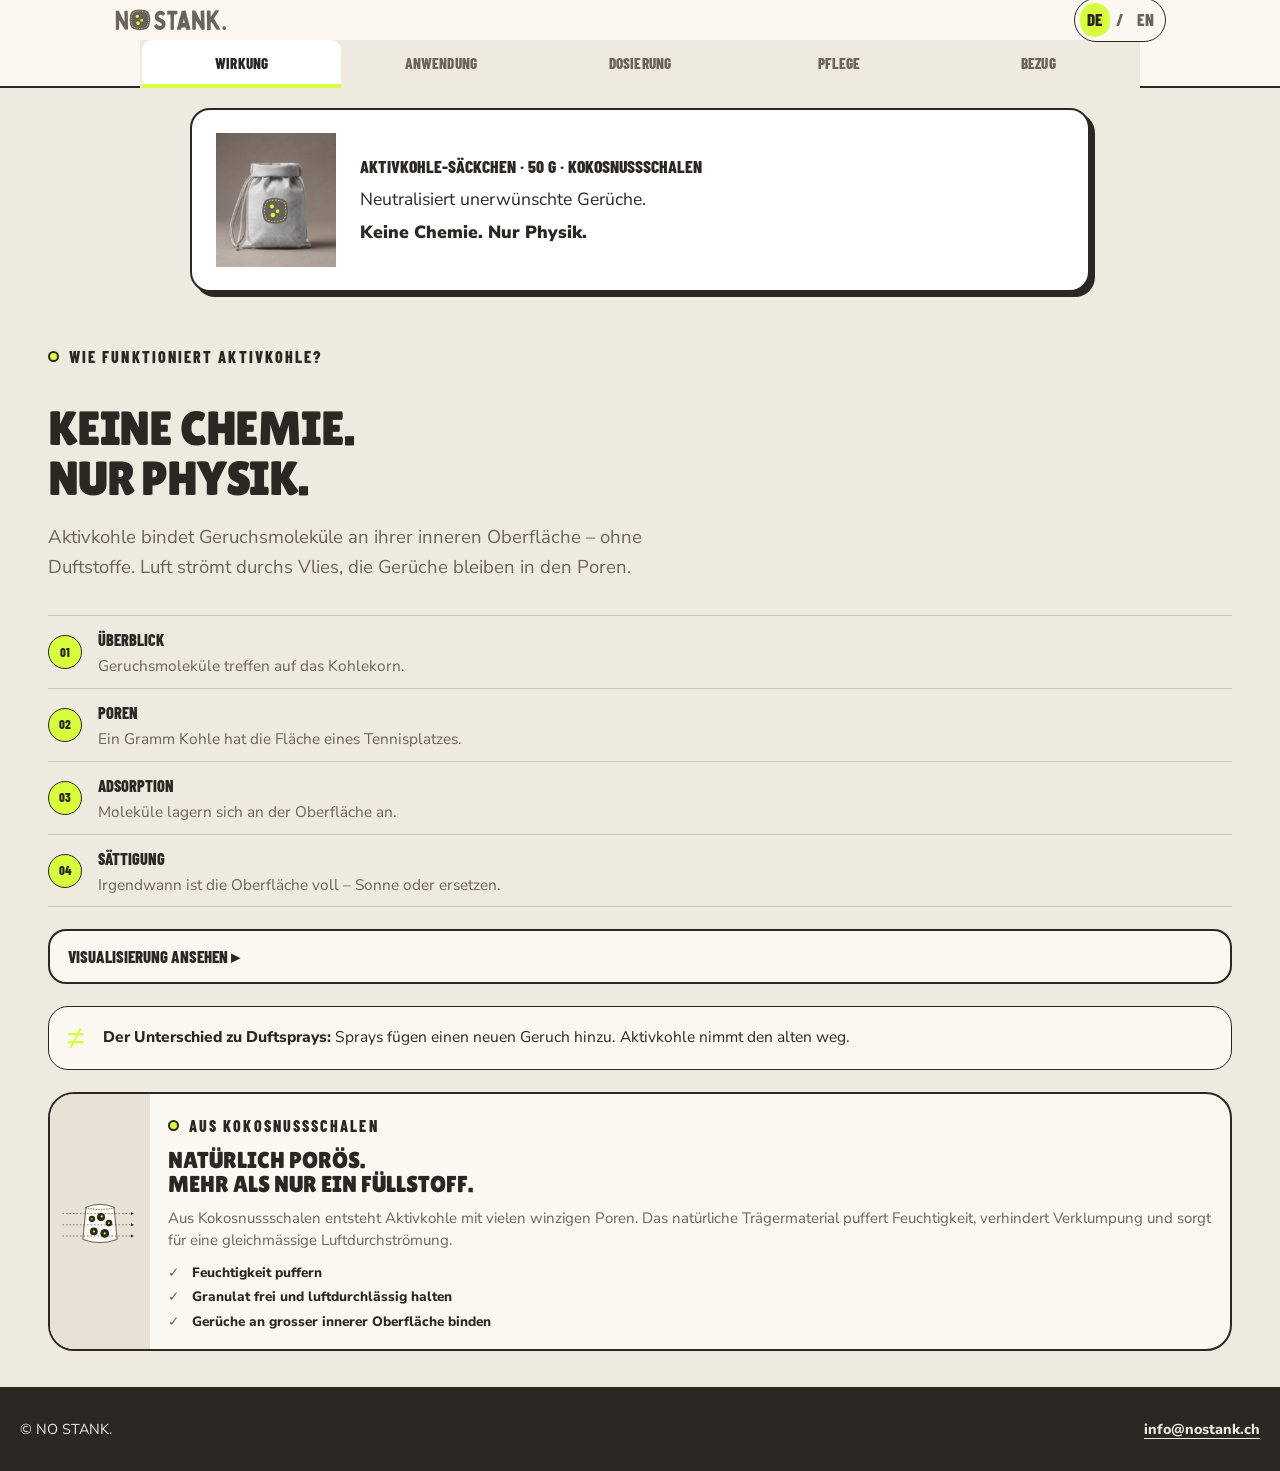
<file: index.html>
<!DOCTYPE html>
<html lang="de">
<head>
<meta charset="UTF-8">
<meta name="viewport" content="width=device-width, initial-scale=1.0">
<title>NO STANK. — Aktivkohle-Säckchen</title>
<meta name="description" content="Aktivkohle-Säckchen gegen Gerüche — ohne Chemie, nur Physik. 50 g Kokosnuss-Aktivkohle, in der Schweiz abgefüllt.">
<meta name="theme-color" content="#D8FF3E">
<link rel="icon" type="image/svg+xml" href="assets/favicon.svg">
<link rel="canonical" href="https://nostank.ch/">
<meta property="og:type" content="website">
<meta property="og:title" content="NO STANK. — Aktivkohle-Säckchen">
<meta property="og:description" content="Keine Chemie. Nur Physik. 50 g Kokosnuss-Aktivkohle, in der Schweiz abgefüllt.">
<meta property="og:url" content="https://nostank.ch/">
<meta property="og:image" content="https://nostank.ch/assets/og-image.png">
<meta property="og:image:alt" content="NO STANK. Aktivkohle-Säckchen aus weissem Vlies, 50 g">
<link rel="preconnect" href="https://fonts.googleapis.com">
<link rel="preconnect" href="https://fonts.gstatic.com" crossorigin>
<link href="https://fonts.googleapis.com/css2?family=Barlow+Condensed:wght@600;700;800&family=Lilita+One&family=Nunito+Sans:wght@400;600;700;800;900&display=swap" rel="stylesheet">
<link rel="stylesheet" href="styles.css?v=10">
</head>
<body>
<a class="skip-link" href="#main" data-i18n="a11y.skip">Zum Inhalt springen</a>
<header class="app-header">
  <div class="app-header-main">
    <a class="app-brand" href="#wirkung" data-tab-link aria-label="NO STANK. — Wirkung"><img src="assets/brand-wordmark.svg" alt="NO STANK." width="239" height="44"></a>
    <button class="lang-toggle" id="lang-toggle" type="button" aria-label="Switch language"><span class="lang-opt" data-lang="de">DE</span><span aria-hidden="true">/</span><span class="lang-opt" data-lang="en">EN</span></button>
  </div>
  <nav class="app-tabs" role="tablist" aria-label="Bereiche">
    <button id="tab-button-wirkung" type="button" role="tab" data-tab="wirkung" aria-controls="tab-wirkung" aria-selected="true"><span data-i18n="nav.wirkung">Wirkung</span></button>
    <button id="tab-button-anwendung" type="button" role="tab" data-tab="anwendung" aria-controls="tab-anwendung" aria-selected="false" tabindex="-1"><span data-i18n="nav.anwendung">Anwendung</span></button>
    <button id="tab-button-dosierung" type="button" role="tab" data-tab="dosierung" aria-controls="tab-dosierung" aria-selected="false" tabindex="-1"><span data-i18n="nav.dosierung">Dosierung</span></button>
    <button id="tab-button-pflege" type="button" role="tab" data-tab="pflege" aria-controls="tab-pflege" aria-selected="false" tabindex="-1"><span data-i18n="nav.pflege">Pflege</span></button>
    <button id="tab-button-bezug" type="button" role="tab" data-tab="bezug" aria-controls="tab-bezug" aria-selected="false" tabindex="-1"><span data-i18n="nav.bezug">Bezug</span></button>
  </nav>
</header>
<main id="main" class="tab-main">
  <section class="tab-panel is-active" id="tab-wirkung" data-tab-panel="wirkung" role="tabpanel" aria-labelledby="tab-button-wirkung">
    <div class="wrap overview-wrap"><div class="overview-box">
      <img src="assets/product-hero.webp" width="760" height="848" alt="NO STANK. Aktivkohle-Säckchen aus weissem Vlies, 50 g">
      <div class="overview-copy"><p data-i18n="hero.kicker">Aktivkohle-Säckchen · 50 g · Kokosnussschalen</p><p data-i18n="overview.tagline">Neutralisiert unerwünschte Gerüche.</p><p data-i18n="hero.fact3">Keine Chemie. Nur Physik.</p></div>
    </div></div>
  <section class="section wirkung-section" id="wirkung-content">
    <div class="wrap">
      <div class="section-heading compact-wirkung-heading">
        <p class="eyebrow" data-i18n="wirkung.eyebrow">Wie funktioniert Aktivkohle?</p>
        <h2 data-i18n="wirkung.title">Keine Chemie.<br>Nur Physik.</h2>
        <p class="lead" data-i18n="wirkung.summary">Aktivkohle bindet Geruchsmoleküle an ihrer inneren Oberfläche – ohne Duftstoffe. Luft strömt durchs Vlies, die Gerüche bleiben in den Poren.</p>
      </div>
      <ol class="wirkung-timeline">
        <li><span>01</span><div><strong data-i18n="ak.tab1">Überblick</strong><p data-i18n="timeline.one">Geruchsmoleküle treffen auf das Kohlekorn.</p></div></li>
        <li><span>02</span><div><strong data-i18n="ak.tab2">Poren</strong><p data-i18n="timeline.two">Ein Gramm Kohle hat die Fläche eines Tennisplatzes.</p></div></li>
        <li><span>03</span><div><strong data-i18n="ak.tab3">Adsorption</strong><p data-i18n="timeline.three">Moleküle lagern sich an der Oberfläche an.</p></div></li>
        <li><span>04</span><div><strong data-i18n="ak.tab4">Sättigung</strong><p data-i18n="timeline.four">Irgendwann ist die Oberfläche voll – Sonne oder ersetzen.</p></div></li>
      </ol>
      <details class="widget-lazy" data-lazy-widget><summary data-i18n="widget.open">Visualisierung ansehen ▸</summary><div class="lazy-widget-content">
      <section class="ak-widget-root" data-ak-widget aria-label="Interaktive Visualisierung: Funktionsweise von Aktivkohle" data-i18n-aria="ak.aria">
        <div class="ak-widget-layout">
          <div class="ak-widget-visual">
            <div class="ak-widget-stage" data-ak-stage tabindex="0" aria-label="Visualisierung. Mit dem Mausrad, durch Wischen oder mit den Pfeiltasten zwischen den Kapiteln wechseln." data-i18n-aria="ak.stageAria">
              <canvas class="ak-widget-canvas" data-ak-canvas role="img" aria-label="Verschmutztes Wasser oder Luft strömt auf ein Aktivkohlekorn zu.">Ihr Browser unterstützt kein HTML5 Canvas. Die Texte neben der Grafik erklären alle vier Kapitel.</canvas>
              <span class="ak-widget-view-badge" data-ak-view>Makro-Ansicht</span>
              <span class="ak-widget-stage-hint" data-ak-hint data-i18n="ak.hint">Scrollen oder wischen zum Blättern</span>
            </div>
            <div class="ak-widget-legend" aria-label="Legende">
              <span><i class="ak-widget-legend-dot ak-widget-legend-pollutant" aria-hidden="true"></i><span data-i18n="ak.legendPollutant">Schadstoffe</span></span>
              <span><i class="ak-widget-legend-dot ak-widget-legend-water" aria-hidden="true"></i><span data-i18n="ak.legendMedium">Wasser / Luft</span></span>
              <span><i class="ak-widget-legend-dot ak-widget-legend-carbon" aria-hidden="true"></i><span data-i18n="ak.legendCarbon">Aktivkohle</span></span>
            </div>
          </div>

          <div class="ak-widget-content">
            <article class="ak-widget-panel" data-ak-panel="0" role="tabpanel">
              <p class="ak-widget-kicker" data-i18n="ak.kicker1">Kapitel 01 · Überblick</p>
              <h3 class="ak-widget-heading" data-i18n="ak.heading1">Alles beginnt an der Oberfläche.</h3>
              <p class="ak-widget-text" data-i18n="ak.text1">Wasser oder Luft transportiert Schadstoff- und Geruchsmoleküle an das Aktivkohlekorn. Die blauen Moleküle stehen für das Medium, die braunen und grauen Teilchen für gelöste oder schwebende Verbindungen.</p>
              <div class="ak-widget-fact">
                <span class="ak-widget-fact-label" data-i18n="ak.factLabel1">Der entscheidende Unterschied</span>
                <strong data-i18n="ak.factTitle1">Adsorption statt Absorption</strong>
                <p data-i18n="ak.factText1">Bei der Adsorption lagern sich Stoffe an einer Oberfläche an – sie werden nicht einfach wie bei einem Schwamm im Inneren verteilt.</p>
              </div>
            </article>

            <article class="ak-widget-panel" data-ak-panel="1" role="tabpanel" hidden>
              <p class="ak-widget-kicker" data-i18n="ak.kicker2">Kapitel 02 · Porenstruktur</p>
              <h3 class="ak-widget-heading" data-i18n="ak.heading2">Ein Korn. Ein riesiges Innenleben.</h3>
              <p class="ak-widget-text" data-i18n="ak.text2">Der Zoom öffnet ein verzweigtes Netz: Makroporen führen ins Innere, Mesoporen verteilen den Strom und Mikroporen bieten unzählige Bindungsstellen. Die Porengrössen sind hier modellhaft vergrössert.</p>
              <div class="ak-widget-fact ak-widget-fact-accent">
                <span class="ak-widget-fact-label" data-i18n="ak.factLabel2">Innere Oberfläche</span>
                <strong>1 g = bis zu 1.500 m²</strong>
                <p data-i18n="ak.factText2">Die hochporöse Struktur schafft eine enorme Kontaktfläche – je nach Aktivkohleart und Messverfahren.</p>
              </div>
            </article>

            <article class="ak-widget-panel" data-ak-panel="2" role="tabpanel" hidden>
              <p class="ak-widget-kicker" data-i18n="ak.kicker3">Kapitel 03 · Adsorption</p>
              <h3 class="ak-widget-heading" data-i18n="ak.heading3">Anziehen. Andocken. Festhalten.</h3>
              <p class="ak-widget-text" data-i18n="ak.text3">Schadstoffmoleküle nähern sich den Porenwänden und werden durch Van-der-Waals-Kräfte angezogen. Sie docken an und bleiben haften. Die blauen Wasser- oder Luftmoleküle passieren die Kanäle weitgehend ungehindert.</p>
              <div class="ak-widget-fact">
                <span class="ak-widget-fact-label" data-i18n="ak.factLabel3">Physikalische Anziehung</span>
                <strong>Van-der-Waals-Kräfte</strong>
                <p data-i18n="ak.factText3">Die schematischen Verbindungslinien markieren den Moment, in dem ein Molekül eine freie Bindungsstelle erreicht.</p>
              </div>
            </article>

            <article class="ak-widget-panel" data-ak-panel="3" role="tabpanel" hidden>
              <p class="ak-widget-kicker" data-i18n="ak.kicker4">Kapitel 04 · Ergebnis &amp; Sättigung</p>
              <h3 class="ak-widget-heading" data-i18n="ak.heading4">Sauber – aber nicht unbegrenzt.</h3>
              <p class="ak-widget-text" data-i18n="ak.text4">Am Ausgang ist die Konzentration der dargestellten Schadstoffe deutlich reduziert. Mit der Zeit belegen immer mehr Moleküle die freien Stellen an den Porenwänden. Ist die Kohle gesättigt, lässt ihre Bindungsleistung nach.</p>
              <div class="ak-widget-saturation" data-ak-saturation>
                <div class="ak-widget-saturation-copy"><span data-i18n="ak.saturation">Belegte Bindungsstellen</span><strong data-ak-saturation-value>15 %</strong></div>
                <div class="ak-widget-meter" role="meter" aria-label="Belegte Bindungsstellen" data-i18n-aria="ak.saturation" aria-valuemin="0" aria-valuemax="100" aria-valuenow="15" data-ak-meter><span data-ak-meter-fill></span></div>
              </div>
              <div class="ak-widget-fact">
                <span class="ak-widget-fact-label" data-i18n="ak.factLabel4">Wichtig für die Anwendung</span>
                <strong data-i18n="ak.factTitle4">Rechtzeitig ersetzen oder regenerieren</strong>
                <p data-i18n="ak.factText4">Der richtige Zeitpunkt hängt von Belastung, Medium und Einsatz ab. Gesättigte Aktivkohle fachgerecht austauschen oder regenerieren lassen.</p>
              </div>
            </article>
          </div>
        </div>

        <div class="ak-widget-controls">
          <div class="ak-widget-tabs" role="tablist" aria-label="Kapitel auswählen" data-i18n-aria="ak.tabsAria">
            <button class="ak-widget-tab" type="button" role="tab" data-ak-tab="0" aria-selected="true"><span class="ak-widget-tab-number">01</span><span class="ak-widget-tab-label" data-i18n="ak.tab1">Überblick</span></button>
            <button class="ak-widget-tab" type="button" role="tab" data-ak-tab="1" aria-selected="false" tabindex="-1"><span class="ak-widget-tab-number">02</span><span class="ak-widget-tab-label" data-i18n="ak.tab2">Poren</span></button>
            <button class="ak-widget-tab" type="button" role="tab" data-ak-tab="2" aria-selected="false" tabindex="-1"><span class="ak-widget-tab-number">03</span><span class="ak-widget-tab-label" data-i18n="ak.tab3">Adsorption</span></button>
            <button class="ak-widget-tab" type="button" role="tab" data-ak-tab="3" aria-selected="false" tabindex="-1"><span class="ak-widget-tab-number">04</span><span class="ak-widget-tab-label" data-i18n="ak.tab4">Sättigung</span></button>
          </div>
          <div class="ak-widget-actions">
            <button class="ak-widget-action ak-widget-play" type="button" data-ak-play aria-pressed="true" aria-label="Animation pausieren"><svg class="ak-widget-icon" viewBox="0 0 20 20" aria-hidden="true"><path data-ak-play-icon d="M6 4h3v12H6zM12 4h3v12h-3z" fill="currentColor"></path></svg><span data-ak-play-label>Pause</span></button>
            <button class="ak-widget-action" type="button" data-ak-reset aria-label="Visualisierung zurücksetzen" data-i18n-aria="ak.resetAria"><svg class="ak-widget-icon" viewBox="0 0 20 20" aria-hidden="true"><path d="M15.7 5.1A7 7 0 1 0 17 12h-2.2a4.8 4.8 0 1 1-1-5.2L11 9.5h6.5V3z" fill="currentColor"></path></svg><span data-i18n="ak.reset">Reset</span></button>
          </div>
        </div>
        <p class="ak-widget-live" data-ak-live aria-live="polite"></p>
      </section>
      </div></details>
      <div class="difference-card compact-difference"><span class="difference-icon" aria-hidden="true">≠</span><p data-i18n="wirkung.diff"><strong>Der Unterschied zu Duftsprays:</strong> Sprays fügen einen neuen Geruch hinzu. Aktivkohle nimmt den alten weg.</p></div>
      <div class="coconut-card">
        <div class="coconut-visual airflow-demo" data-airflow>
          <svg viewBox="0 0 480 320" role="img" data-i18n-aria="coconut.aria" aria-label="Luft strömt durch ein Säckchen; Geruchsmoleküle bleiben am Aktivkohle-Granulat aus Kokosnussschalen haften">
            <defs><marker id="air-arrow" viewBox="0 0 10 10" refX="8" refY="5" markerWidth="6" markerHeight="6" orient="auto-start-reverse"><path d="M0 0 10 5 0 10Z" fill="#2B2723"/></marker></defs>
            <path d="M160 76Q240 42 320 76L338 260Q240 296 142 260Z" fill="#FBF8F1" stroke="#2B2723" stroke-width="4"/>
            <path d="M155 78Q240 98 325 78" fill="none" stroke="#2B2723" stroke-width="4" stroke-dasharray="8 7"/>
            <g fill="#2B2723"><circle cx="194" cy="142" r="18"/><circle cx="246" cy="132" r="23"/><circle cx="291" cy="166" r="19"/><circle cx="205" cy="214" r="22"/><circle cx="267" cy="225" r="25"/></g>
            <g fill="#D8FF3E"><circle cx="194" cy="142" r="5"/><circle cx="250" cy="128" r="6"/><circle cx="291" cy="166" r="5"/><circle cx="205" cy="214" r="6"/><circle cx="267" cy="225" r="6"/></g>
            <g class="airflow-stream" fill="none" stroke="#2B2723" stroke-width="3" stroke-dasharray="10 10" marker-end="url(#air-arrow)"><path d="M25 112H430"/><path d="M25 176H430"/><path d="M25 240H430"/></g>
            <g fill="#996249" stroke="#2B2723" stroke-width="2"><circle class="airflow-particle particle-one" cx="55" cy="112" r="8"/><circle class="airflow-particle particle-two" cx="55" cy="176" r="8"/><circle class="airflow-particle particle-three" cx="55" cy="240" r="8"/></g>
          </svg>
          <span class="airflow-caption" data-i18n="coconut.caption">Luft strömt durch. Gerüche bleiben haften.</span>
        </div>
        <div class="coconut-copy">
          <p class="eyebrow" data-i18n="coconut.eyebrow">Aus Kokosnussschalen</p>
          <h3 data-i18n="coconut.title">Natürlich porös.<br>Mehr als nur ein Füllstoff.</h3>
          <p data-i18n="coconut.text">Aus Kokosnussschalen entsteht Aktivkohle mit vielen winzigen Poren. Das natürliche Trägermaterial puffert Feuchtigkeit, verhindert Verklumpung und sorgt für eine gleichmässige Luftdurchströmung.</p>
          <ul class="coconut-points"><li data-i18n="coconut.point1">Feuchtigkeit puffern</li><li data-i18n="coconut.point2">Granulat frei und luftdurchlässig halten</li><li data-i18n="coconut.point3">Gerüche an grosser innerer Oberfläche binden</li></ul>
        </div>
      </div>
    </div>
  </section>
  </section>

  <section class="tab-panel" id="tab-anwendung" data-tab-panel="anwendung" role="tabpanel" aria-labelledby="tab-button-anwendung" hidden>
  <section class="section simple-tab-section">
    <div class="wrap">
      <div class="simple-heading"><p class="eyebrow" data-i18n="simpleUsage.eyebrow">Wie verwende ich die Säckchen?</p><h2 data-i18n="simpleUsage.title">Drei Schritte.<br>Dann Ruhe.</h2></div>
      <ol class="simple-steps">
        <li><span class="simple-step-number">01</span><h3 data-i18n="simpleUsage.hangTitle">Aufhängen</h3><p data-i18n="simpleUsage.hangText">Ans Säckchen, in den Raum. Fertig.</p></li>
        <li><span class="simple-step-number">02</span><h3 data-i18n="simpleUsage.forgetTitle">Vergessen</h3><p data-i18n="simpleUsage.forgetText">Arbeitet ca. 3–6 Monate. Bei Bedarf ein paar Stunden in die Sonne.</p></li>
        <li><span class="simple-step-number">03</span><h3 data-i18n="simpleUsage.replaceTitle">Ersetzen</h3><p data-i18n="simpleUsage.replaceText">Alte Kohle weg, neues Säckchen rein.</p></li>
      </ol>
      <ul class="usage-chips" aria-label="Anwendungsorte"><li data-i18n="simpleUsage.bin">Mülltonne</li><li data-i18n="simpleUsage.shoes">Schuhschrank</li><li data-i18n="simpleUsage.wc">WC</li><li data-i18n="simpleUsage.car">Auto</li></ul>
    </div>
  </section>
  </section>
  <section class="tab-panel" id="tab-dosierung" data-tab-panel="dosierung" role="tabpanel" aria-labelledby="tab-button-dosierung" hidden>
  <section class="section dose-section" id="dosierung-content">
    <div class="wrap dose-grid">
      <div>
        <p class="eyebrow" data-i18n="dosis.eyebrow">Dosierung</p>
        <h2 data-i18n="dosis.title">Die Faustregel:<br>50–100 g pro m³.</h2>
        <ul class="compact-points"><li data-i18n="dosis.short1">Bis 1 m³: 1 Säckchen (50 g).</li><li data-i18n="dosis.short2">Grössere Räume: mehrere Säckchen verteilen.</li></ul>
      </div>
      <div class="calc" role="group" aria-labelledby="calc-title">
        <p class="calc-kicker" data-i18n="dosis.calcKicker">Der Säckchen-Rechner</p>
        <h3 id="calc-title" data-i18n="dosis.calcTitle">Wie viele braucht dein Raum?</h3>
        <div class="calc-presets" role="group" aria-label="Vorlagen">
          <button type="button" class="chip active" data-preset="0.6" data-i18n="dosis.presetGrow">Kräutergarten 60×60</button>
          <button type="button" class="chip" data-preset="0.5" data-i18n="dosis.presetCab">Schrank</button>
          <button type="button" class="chip" data-preset="2.5" data-i18n="dosis.presetWc">WC</button>
          <button type="button" class="chip" data-preset="0.1" data-i18n="dosis.presetBin">Abfalleimer</button>
        </div>
        <div class="calc-slider">
          <div class="calc-slider-label"><label for="calc-size-input" data-i18n="dosis.volume">Raumgrösse</label><strong><output id="calc-size" for="calc-size-input">0.6</output> m³</strong></div>
          <input id="calc-size-input" type="range" min="0.1" max="10" step="0.1" value="0.6" data-i18n-aria="dosis.sliderAria" aria-label="Raumgrösse in Kubikmetern einstellen">
          <div class="calc-slider-limits" aria-hidden="true"><span>0.1 m³</span><span>10 m³</span></div>
        </div>
        <div class="calc-result" aria-live="polite"><div class="pouch-row" id="pouch-row" aria-hidden="true"></div><p class="calc-count" id="calc-count">1–2 <span data-i18n="dosis.pouches">Säckchen</span></p><p class="calc-hint" data-i18n="dosis.hint">Je höher die Geruchslast, desto eher am oberen Ende dosieren.</p></div>
      </div>
    </div>
  </section>
  </section>
  <section class="tab-panel" id="tab-pflege" data-tab-panel="pflege" role="tabpanel" aria-labelledby="tab-button-pflege" hidden>
  <section class="section simple-tab-section care-tab">
    <div class="wrap">
      <div class="simple-heading"><p class="eyebrow" data-i18n="simpleCare.eyebrow">Pflege &amp; Lagerung</p><h2 data-i18n="simpleCare.title">Trocken halten.<br>Immer wieder nutzen.</h2></div>
      <div class="simple-steps">
        <article><span class="simple-step-number">01</span><h3 data-i18n="simpleCare.sunTitle">Regenerieren</h3><p data-i18n="simpleCare.sunText">Einige Stunden in direkte Sonne. Im Winter auf die Heizung.</p></article>
        <article><span class="simple-step-number">02</span><h3 data-i18n="simpleCare.zipTitle">Im Zip-Beutel lagern</h3><p data-i18n="simpleCare.zipText">Vor Gebrauch geschlossen und trocken im Zip-Beutel aufbewahren.</p></article>
        <article><span class="simple-step-number">03</span><h3 data-i18n="simpleCare.dryTitle">Unbegrenzt haltbar</h3><p data-i18n="simpleCare.dryText">Solange die Aktivkohle trocken bleibt, ist sie unbegrenzt haltbar.</p></article>
      </div>
    </div>
  </section>
  </section>
  <section class="tab-panel" id="tab-bezug" data-tab-panel="bezug" role="tabpanel" aria-labelledby="tab-button-bezug" hidden>
  <section class="section purchase-section" id="bezug-content">
    <div class="wrap">
      <div class="purchase-grid">
        <div class="purchase-heading">
          <p class="eyebrow" data-i18n="purchase.eyebrow">Für Shopbesitzer</p>
          <h2 data-i18n="purchase.title">Für deinen Shop.</h2>
          <ul class="compact-points"><li data-i18n="purchase.short1">Sortiment und gewünschte Menge angeben.</li><li data-i18n="purchase.short2">Konditionen persönlich; Kommission optional.</li></ul>
        </div>
        <div class="purchase-card">
          <p class="purchase-card-kicker" data-i18n="purchase.cardKicker">Kontakt für Shopbesitzer</p>
          <form class="contact-form" id="contact-form" action="https://formsubmit.co/info@nostank.ch" method="POST">
            <input type="hidden" name="_subject" value="NO STANK. Shopkontakt">
            <input type="hidden" name="_template" value="table">
            <input type="hidden" name="_captcha" value="true">
            <div class="form-honeypot" aria-hidden="true"><label>Website<input type="text" name="_honey" tabindex="-1" autocomplete="off"></label></div>
            <div class="form-row">
              <label><span data-i18n="form.name">Name</span><input type="text" name="name" autocomplete="name" minlength="2" required></label>
              <label><span data-i18n="form.email">E-Mail</span><input type="email" name="email" autocomplete="email" required></label>
            </div>
            <label><span data-i18n="form.quantity">Gewünschte Menge (optional)</span><input type="number" name="quantity" min="1" max="1000" step="1" inputmode="numeric"></label>
            <label><span data-i18n="form.message">Nachricht</span><textarea name="message" rows="4" minlength="10" required></textarea></label>
            <button class="btn btn-dark form-submit" type="submit" data-i18n="form.submit">Anfrage senden ↗</button>
            <p class="form-status" data-form-status role="status" aria-live="polite"></p>
          </form>
        </div>
      </div>
    </div>
  </section>

  <section class="safety-section" id="sicherheit" aria-labelledby="safety-title">
    <div class="wrap">
      <div class="safety-heading"><p class="eyebrow" data-i18n="safety.eyebrow">Gut zu wissen</p><h2 id="safety-title" data-i18n="safety.title">Sicherheitshinweise</h2></div>
      <ul class="safety-grid">
        <li class="safety-item"><svg class="safety-icon" viewBox="0 0 40 40" aria-hidden="true"><path d="M8 5v12M13 5v12M8 11h5M10.5 17v18M25 5c6 5 6 12 0 15v15M5 5l30 30"/></svg><span data-i18n="safety.item1">Nicht zum Verzehr</span></li>
        <li class="safety-item"><svg class="safety-icon" viewBox="0 0 40 40" aria-hidden="true"><path d="M11 15h18l2 20H9l2-20ZM13 15V9h14v6M16 9V5h8v4M5 5l30 30"/></svg><span data-i18n="safety.item2">Nicht öffnen</span></li>
        <li class="safety-item"><svg class="safety-icon" viewBox="0 0 40 40" aria-hidden="true"><path d="M20 4 34 10v9c0 9-6 14-14 17C12 33 6 28 6 19v-9l14-6Z"/><path d="M20 11v10M20 27v1"/></svg><span data-i18n="safety.item3">Von Kindern, Tieren und offener Flamme fernhalten</span></li>
        <li class="safety-item"><svg class="safety-icon" viewBox="0 0 40 40" aria-hidden="true"><path d="M6 21h28c0 8-5 13-14 13S6 29 6 21ZM10 16c3-4 6-4 9 0M22 16c3-4 6-4 9 0M5 5l30 30"/></svg><span data-i18n="safety.item4">Nicht in der Nähe von Lebensmitteln platzieren.</span></li>
      </ul>
    </div>
  </section>
    <p class="tab-contact"><a href="mailto:info@nostank.ch">info@nostank.ch</a></p>
  </section>
</main>
<footer class="minimal-footer"><span>© NO STANK.</span><a href="mailto:info@nostank.ch">info@nostank.ch</a></footer>
<script src="app.js?v=16"></script>
</body>
</html>
</file>
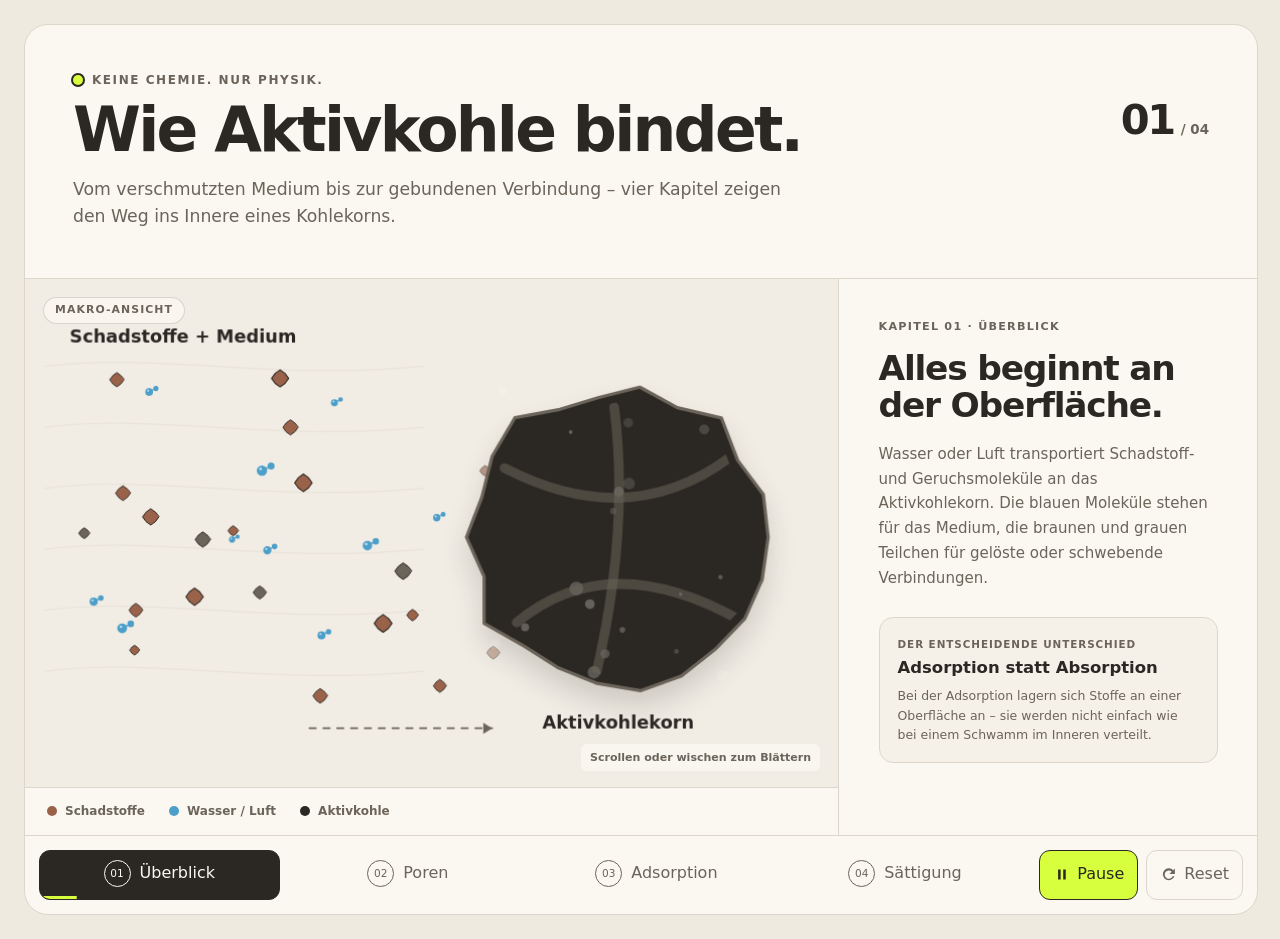
<file: aktivkohle-widget.html>
<!DOCTYPE html>
<html lang="de" class="ak-widget-document">
<head>
  <meta charset="UTF-8">
  <meta name="viewport" content="width=device-width, initial-scale=1.0">
  <meta name="description" content="Interaktive Visualisierung: Wie Aktivkohle Schadstoffe und Geruchsmoleküle durch Adsorption bindet.">
  <title>Wie Aktivkohle funktioniert – interaktive Visualisierung</title>
  <link rel="stylesheet" href="aktivkohle-widget.css">
  <script src="aktivkohle-widget.js" defer></script>
</head>
<body class="ak-widget-page">
  <section class="ak-widget-root" data-ak-widget aria-label="Interaktive Visualisierung: Funktionsweise von Aktivkohle">
    <header class="ak-widget-header">
      <div>
        <p class="ak-widget-eyebrow"><span class="ak-widget-eyebrow-dot" aria-hidden="true"></span>Keine Chemie. Nur Physik.</p>
        <h2 class="ak-widget-title">Wie Aktivkohle bindet.</h2>
        <p class="ak-widget-intro">Vom verschmutzten Medium bis zur gebundenen Verbindung – vier Kapitel zeigen den Weg ins Innere eines Kohlekorns.</p>
      </div>
      <div class="ak-widget-counter" aria-hidden="true"><strong data-ak-current>01</strong><span>/ 04</span></div>
    </header>

    <div class="ak-widget-layout">
      <div class="ak-widget-visual">
        <div class="ak-widget-stage" data-ak-stage tabindex="0" aria-label="Visualisierung. Mit dem Mausrad, durch Wischen oder mit den Pfeiltasten zwischen den Kapiteln wechseln.">
          <canvas class="ak-widget-canvas" data-ak-canvas role="img" aria-label="Verschmutztes Wasser oder Luft strömt auf ein Aktivkohlekorn zu.">
            Ihr Browser unterstützt kein HTML5 Canvas. Die Texte neben der Grafik erklären alle vier Kapitel.
          </canvas>
          <span class="ak-widget-view-badge" data-ak-view>Makro-Ansicht</span>
          <span class="ak-widget-stage-hint" data-ak-hint>Scrollen oder wischen zum Blättern</span>
        </div>
        <div class="ak-widget-legend" aria-label="Legende">
          <span><i class="ak-widget-legend-dot ak-widget-legend-pollutant" aria-hidden="true"></i>Schadstoffe</span>
          <span><i class="ak-widget-legend-dot ak-widget-legend-water" aria-hidden="true"></i>Wasser / Luft</span>
          <span><i class="ak-widget-legend-dot ak-widget-legend-carbon" aria-hidden="true"></i>Aktivkohle</span>
        </div>
      </div>

      <div class="ak-widget-content">
        <article class="ak-widget-panel" data-ak-panel="0" role="tabpanel">
          <p class="ak-widget-kicker">Kapitel 01 · Überblick</p>
          <h3 class="ak-widget-heading">Alles beginnt an der Oberfläche.</h3>
          <p class="ak-widget-text">Wasser oder Luft transportiert Schadstoff- und Geruchsmoleküle an das Aktivkohlekorn. Die blauen Moleküle stehen für das Medium, die braunen und grauen Teilchen für gelöste oder schwebende Verbindungen.</p>
          <div class="ak-widget-fact">
            <span class="ak-widget-fact-label">Der entscheidende Unterschied</span>
            <strong>Adsorption statt Absorption</strong>
            <p>Bei der Adsorption lagern sich Stoffe an einer Oberfläche an – sie werden nicht einfach wie bei einem Schwamm im Inneren verteilt.</p>
          </div>
        </article>

        <article class="ak-widget-panel" data-ak-panel="1" role="tabpanel" hidden>
          <p class="ak-widget-kicker">Kapitel 02 · Porenstruktur</p>
          <h3 class="ak-widget-heading">Ein Korn. Ein riesiges Innenleben.</h3>
          <p class="ak-widget-text">Der Zoom öffnet ein verzweigtes Netz: Makroporen führen ins Innere, Mesoporen verteilen den Strom und Mikroporen bieten unzählige Bindungsstellen. Die Porengrössen sind hier modellhaft vergrössert.</p>
          <div class="ak-widget-fact ak-widget-fact-accent">
            <span class="ak-widget-fact-label">Innere Oberfläche</span>
            <strong>1 g = bis zu 1.500 m²</strong>
            <p>Die hochporöse Struktur schafft eine enorme Kontaktfläche – je nach Aktivkohleart und Messverfahren.</p>
          </div>
        </article>

        <article class="ak-widget-panel" data-ak-panel="2" role="tabpanel" hidden>
          <p class="ak-widget-kicker">Kapitel 03 · Adsorption</p>
          <h3 class="ak-widget-heading">Anziehen. Andocken. Festhalten.</h3>
          <p class="ak-widget-text">Schadstoffmoleküle nähern sich den Porenwänden und werden durch Van-der-Waals-Kräfte angezogen. Sie docken an und bleiben haften. Die blauen Wasser- oder Luftmoleküle passieren die Kanäle weitgehend ungehindert.</p>
          <div class="ak-widget-fact">
            <span class="ak-widget-fact-label">Physikalische Anziehung</span>
            <strong>Van-der-Waals-Kräfte</strong>
            <p>Die schematischen Verbindungslinien markieren den Moment, in dem ein Molekül eine freie Bindungsstelle erreicht.</p>
          </div>
        </article>

        <article class="ak-widget-panel" data-ak-panel="3" role="tabpanel" hidden>
          <p class="ak-widget-kicker">Kapitel 04 · Ergebnis &amp; Sättigung</p>
          <h3 class="ak-widget-heading">Sauber – aber nicht unbegrenzt.</h3>
          <p class="ak-widget-text">Am Ausgang ist die Konzentration der dargestellten Schadstoffe deutlich reduziert. Mit der Zeit belegen immer mehr Moleküle die freien Stellen an den Porenwänden. Ist die Kohle gesättigt, lässt ihre Bindungsleistung nach.</p>
          <div class="ak-widget-saturation" data-ak-saturation>
            <div class="ak-widget-saturation-copy"><span>Belegte Bindungsstellen</span><strong data-ak-saturation-value>15 %</strong></div>
            <div class="ak-widget-meter" role="meter" aria-label="Belegte Bindungsstellen" aria-valuemin="0" aria-valuemax="100" aria-valuenow="15" data-ak-meter><span data-ak-meter-fill></span></div>
          </div>
          <div class="ak-widget-fact">
            <span class="ak-widget-fact-label">Wichtig für die Anwendung</span>
            <strong>Rechtzeitig ersetzen oder regenerieren</strong>
            <p>Der richtige Zeitpunkt hängt von Belastung, Medium und Einsatz ab. Gesättigte Aktivkohle fachgerecht austauschen oder regenerieren lassen.</p>
          </div>
        </article>
      </div>
    </div>

    <div class="ak-widget-controls">
      <div class="ak-widget-tabs" role="tablist" aria-label="Kapitel auswählen">
        <button class="ak-widget-tab" type="button" role="tab" data-ak-tab="0" aria-selected="true">
          <span class="ak-widget-tab-number">01</span><span class="ak-widget-tab-label">Überblick</span>
        </button>
        <button class="ak-widget-tab" type="button" role="tab" data-ak-tab="1" aria-selected="false" tabindex="-1">
          <span class="ak-widget-tab-number">02</span><span class="ak-widget-tab-label">Poren</span>
        </button>
        <button class="ak-widget-tab" type="button" role="tab" data-ak-tab="2" aria-selected="false" tabindex="-1">
          <span class="ak-widget-tab-number">03</span><span class="ak-widget-tab-label">Adsorption</span>
        </button>
        <button class="ak-widget-tab" type="button" role="tab" data-ak-tab="3" aria-selected="false" tabindex="-1">
          <span class="ak-widget-tab-number">04</span><span class="ak-widget-tab-label">Sättigung</span>
        </button>
      </div>
      <div class="ak-widget-actions">
        <button class="ak-widget-action ak-widget-play" type="button" data-ak-play aria-pressed="true" aria-label="Animation pausieren">
          <svg class="ak-widget-icon" viewBox="0 0 20 20" aria-hidden="true"><path data-ak-play-icon d="M6 4h3v12H6zM12 4h3v12h-3z" fill="currentColor"></path></svg>
          <span data-ak-play-label>Pause</span>
        </button>
        <button class="ak-widget-action" type="button" data-ak-reset aria-label="Visualisierung zurücksetzen">
          <svg class="ak-widget-icon" viewBox="0 0 20 20" aria-hidden="true"><path d="M15.7 5.1A7 7 0 1 0 17 12h-2.2a4.8 4.8 0 1 1-1-5.2L11 9.5h6.5V3z" fill="currentColor"></path></svg>
          <span>Reset</span>
        </button>
      </div>
    </div>
    <p class="ak-widget-live" data-ak-live aria-live="polite"></p>
  </section>
</body>
</html>
</file>
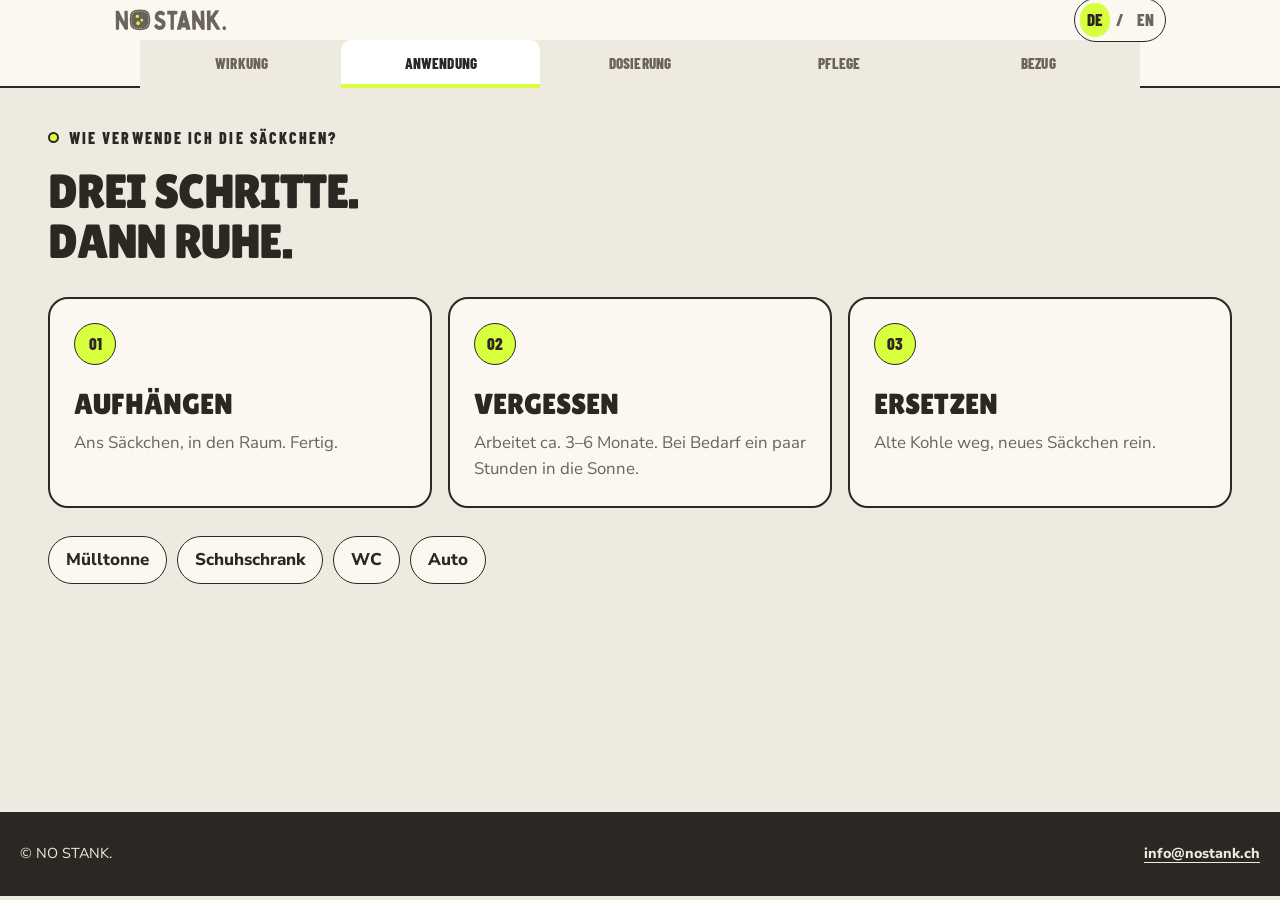
<file: anwendung.html>
<!DOCTYPE html>
<html lang="de">
<head>
<meta charset="UTF-8">
<meta name="viewport" content="width=device-width, initial-scale=1.0">
<meta http-equiv="refresh" content="0; url=index.html#anwendung">
<link rel="canonical" href="https://nostank.ch/#anwendung">
<title>Anwendung — NO STANK.</title>
</head>
<body>
<script>window.location.replace("index.html#anwendung");</script>
<p><a href="index.html#anwendung">Weiter zu Anwendung</a></p>
</body>
</html>
</file>
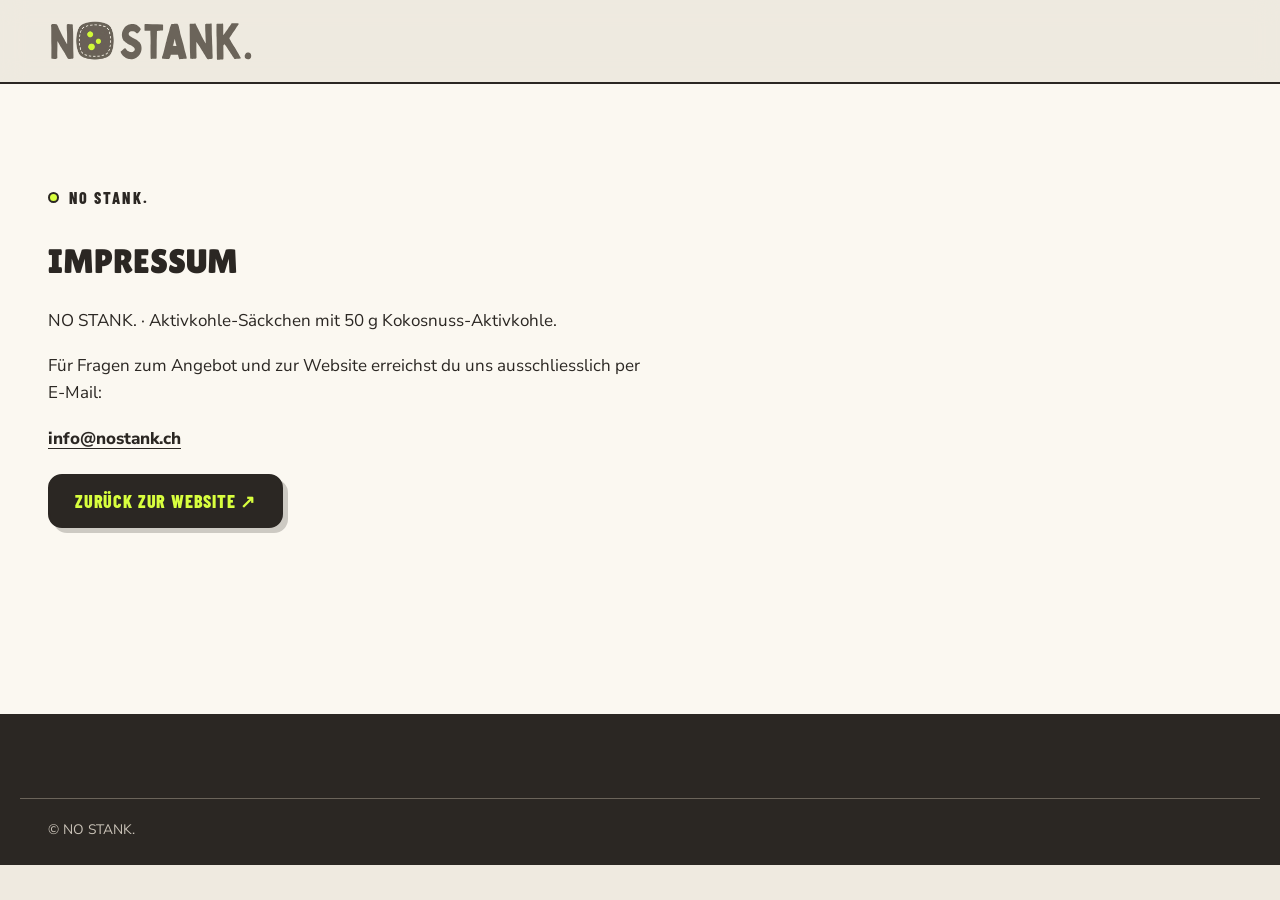
<file: impressum.html>
<!DOCTYPE html>
<html lang="de">
<head>
<meta charset="UTF-8">
<meta name="viewport" content="width=device-width, initial-scale=1.0">
<title>Impressum — NO STANK.</title>
<meta name="description" content="Kontaktinformationen zu NO STANK.">
<meta name="robots" content="noindex">
<meta name="theme-color" content="#D8FF3E">
<link rel="icon" type="image/svg+xml" href="assets/favicon.svg">
<link rel="preconnect" href="https://fonts.googleapis.com">
<link rel="preconnect" href="https://fonts.gstatic.com" crossorigin>
<link href="https://fonts.googleapis.com/css2?family=Barlow+Condensed:wght@600;700;800&family=Lilita+One&family=Nunito+Sans:wght@400;600;700;800;900&display=swap" rel="stylesheet">
<link rel="stylesheet" href="styles.css?v=7">
</head>
<body>
<header class="site-header"><div class="wrap header-inner"><a class="brand" href="index.html" aria-label="NO STANK. — Startseite"><img src="assets/brand-wordmark.svg" alt="NO STANK." width="239" height="44"></a></div></header>
<main class="simple-page"><div class="wrap"><p class="eyebrow">NO STANK.</p><h1>Impressum</h1><p>NO STANK. · Aktivkohle-Säckchen mit 50 g Kokosnuss-Aktivkohle.</p><p>Für Fragen zum Angebot und zur Website erreichst du uns ausschliesslich per E-Mail:</p><a href="mailto:info@nostank.ch">info@nostank.ch</a><br><a class="btn btn-dark" href="index.html">Zurück zur Website ↗</a></div></main>
<footer class="site-footer"><div class="wrap footer-bottom">© NO STANK.</div></footer>
</body>
</html>
</file>
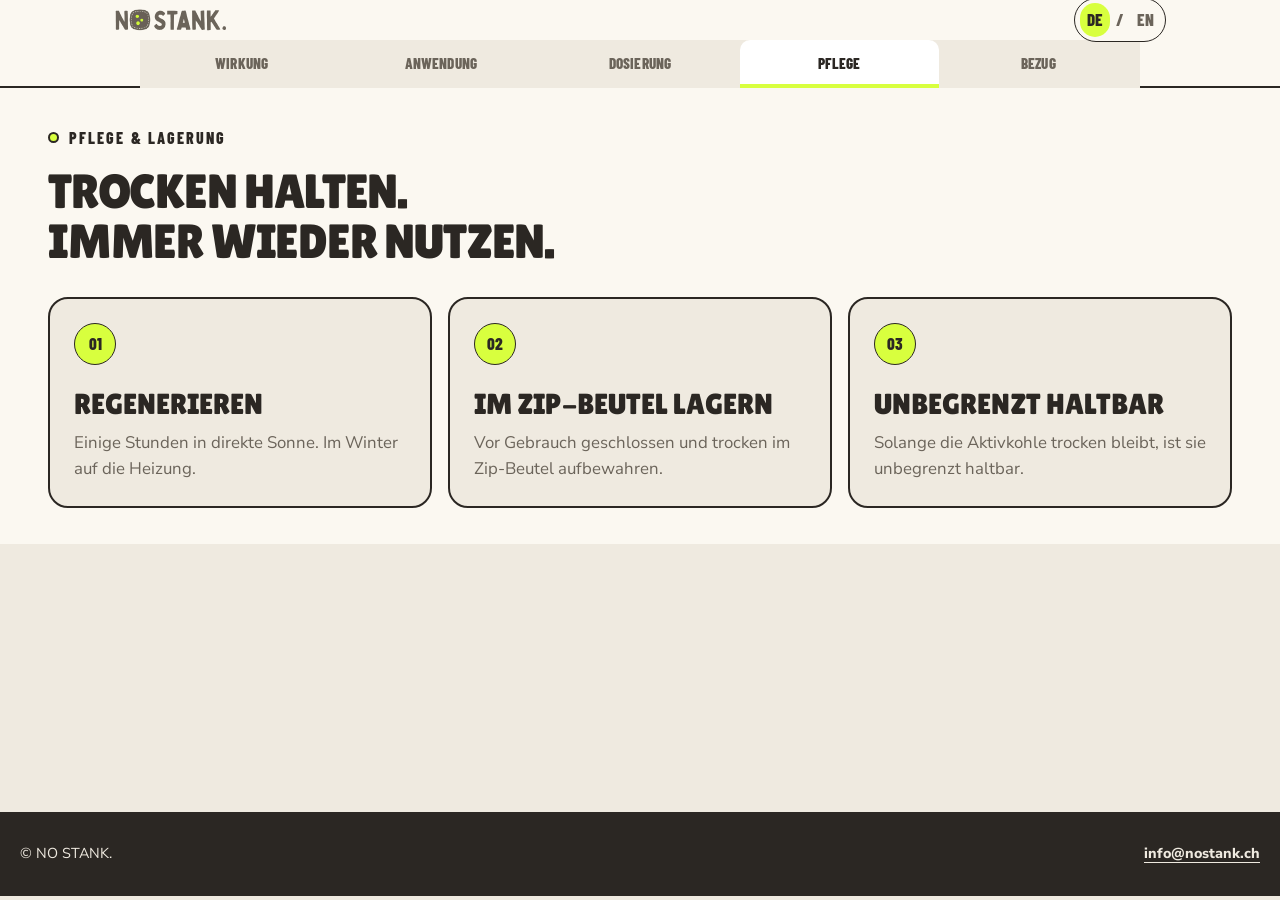
<file: pflege.html>
<!DOCTYPE html>
<html lang="de">
<head>
<meta charset="UTF-8">
<meta name="viewport" content="width=device-width, initial-scale=1.0">
<meta http-equiv="refresh" content="0; url=index.html#pflege">
<link rel="canonical" href="https://nostank.ch/#pflege">
<title>Pflege — NO STANK.</title>
</head>
<body>
<script>window.location.replace("index.html#pflege");</script>
<p><a href="index.html#pflege">Weiter zu Pflege</a></p>
</body>
</html>
</file>
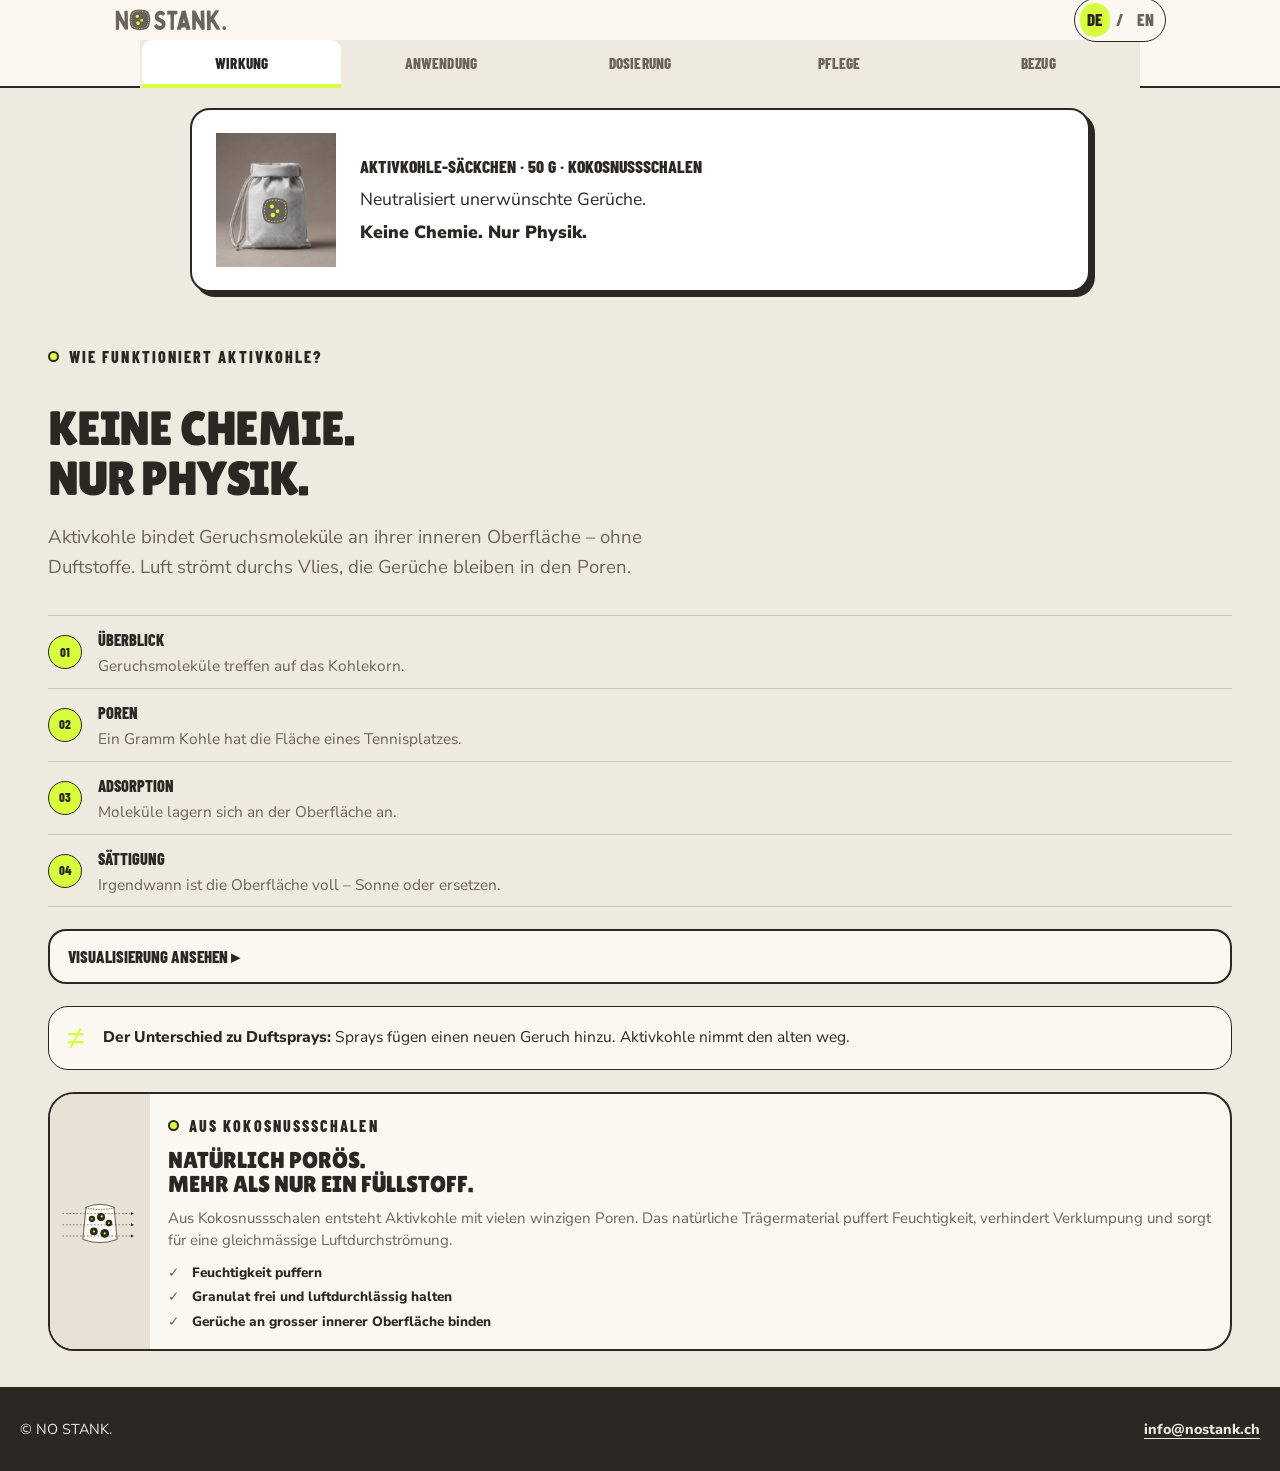
<file: wirkung.html>
<!DOCTYPE html>
<html lang="de">
<head>
<meta charset="UTF-8">
<meta name="viewport" content="width=device-width, initial-scale=1.0">
<meta http-equiv="refresh" content="0; url=index.html#wirkung">
<link rel="canonical" href="https://nostank.ch/#wirkung">
<title>Wirkung — NO STANK.</title>
</head>
<body>
<script>window.location.replace("index.html#wirkung");</script>
<p><a href="index.html#wirkung">Weiter zu Wirkung</a></p>
</body>
</html>
</file>
<file: styles.css>
:root {
  --lime: #D8FF3E;
  --kohle: #2B2723;
  --rauch: #6B645A;
  --stein: #948B7E;
  --papier: #EFEAE0;
  --papier-hell: #FBF8F1;
  --papier-2: #E7E1D6;
  --stein-hell: #C9C2B7;
  --font-body: 'Nunito Sans', system-ui, sans-serif;
  --font-display: 'Lilita One', 'Arial Black', sans-serif;
  --font-condensed: 'Barlow Condensed', 'Arial Narrow', sans-serif;
  --maxw: 1240px;
  --border: 2px solid var(--kohle);
  --hard-shadow: 8px 8px 0 var(--kohle);
  --ease: cubic-bezier(.22, .8, .24, 1);
}

*, *::before, *::after { box-sizing: border-box; }
* { margin: 0; padding: 0; }
html { scroll-behavior: smooth; scroll-padding-top: 100px; }
body {
  background: var(--papier);
  color: var(--kohle);
  font-family: var(--font-body);
  font-size: 17px;
  line-height: 1.6;
  -webkit-font-smoothing: antialiased;
  overflow-x: clip;
}
::selection { background: var(--lime); color: var(--kohle); }
img, svg { display: block; max-width: 100%; }
button, input { font: inherit; }
button, a { -webkit-tap-highlight-color: transparent; }
a { color: inherit; text-underline-offset: 4px; }
h1, h2, h3 { line-height: 1.02; }
h1, h2 { font-family: var(--font-display); font-weight: 400; text-transform: uppercase; }
h2 { font-size: clamp(3rem, 6vw, 5.6rem); letter-spacing: -.025em; }
h3 { font-size: 1.3rem; }
strong { font-weight: 800; }
address { font-style: normal; }
:focus-visible { outline: 3px solid var(--kohle); outline-offset: 4px; }
.carbon-section :focus-visible { outline-color: var(--lime); }
.svg-defs { position: absolute; width: 0; height: 0; overflow: hidden; }
.wrap { width: 100%; max-width: var(--maxw); margin-inline: auto; padding-inline: 28px; }
.section { padding: 112px 0; position: relative; }
.skip-link { position: fixed; left: 16px; top: -100px; z-index: 500; padding: 12px 18px; background: var(--kohle); color: var(--lime); border-radius: 0 0 12px 12px; }
.skip-link:focus { top: 0; }
.eyebrow {
  display: inline-flex;
  align-items: center;
  gap: 10px;
  font-family: var(--font-condensed);
  font-size: 1rem;
  font-weight: 800;
  letter-spacing: .13em;
  line-height: 1.1;
  text-transform: uppercase;
}
.eyebrow::before { content: ''; width: 11px; height: 11px; background: var(--lime); border: 2px solid var(--kohle); border-radius: 50%; }
.lead { max-width: 60ch; font-size: 1.16rem; line-height: 1.6; }
.body-large { font-size: 1.12rem; }
.fine { color: var(--rauch); font-size: .86rem; }
.section-heading { display: grid; grid-template-columns: 1.1fr .9fr; column-gap: 60px; align-items: end; margin-bottom: 48px; }
.section-heading .eyebrow { grid-column: 1 / -1; margin-bottom: 18px; }
.section-heading .lead { padding-bottom: 9px; }
.light-heading { color: var(--papier); }
.light-heading .lead { color: var(--stein-hell); }
.light-heading .eyebrow::before { border-color: var(--papier); }

.scroll-progress { position: fixed; inset: 0 0 auto; z-index: 300; height: 4px; background: rgba(43, 39, 35, .14); pointer-events: none; }
.scroll-progress span { display: block; width: 100%; height: 100%; background: var(--lime); border-right: 2px solid var(--kohle); transform: scaleX(0); transform-origin: left; will-change: transform; }
.site-header {
  position: sticky;
  top: 0;
  z-index: 100;
  background: rgba(239, 234, 224, .94);
  border-bottom: 2px solid var(--kohle);
  backdrop-filter: blur(12px);
}
.header-inner { display: flex; min-height: 82px; align-items: center; gap: 30px; }
.brand { flex: 0 0 auto; }
.brand img { width: 205px; height: auto; }
.site-nav { display: flex; align-items: center; gap: 4px; min-width: 0; margin-left: auto; }
.site-nav a {
  display: inline-flex;
  align-items: center;
  min-height: 44px;
  padding: 9px 13px;
  border-radius: 999px;
  font-family: var(--font-condensed);
  font-size: 1.03rem;
  font-weight: 700;
  letter-spacing: .035em;
  text-decoration: none;
  text-transform: uppercase;
  white-space: nowrap;
  transition: background-color .2s, color .2s;
}
.site-nav a:hover { background: var(--lime); }
.site-nav a.is-active { background: var(--kohle); color: var(--lime); }
.site-nav .nav-accent { margin-left: 8px; background: var(--kohle); color: var(--lime); }
.site-nav .nav-accent:hover { background: var(--rauch); }
.lang-toggle { display: flex; flex: 0 0 auto; align-items: center; gap: 6px; min-height: 44px; padding: 8px 12px; border: var(--border); border-radius: 999px; background: transparent; color: var(--rauch); cursor: pointer; font-family: var(--font-condensed); font-weight: 800; }
.lang-opt.active { color: var(--kohle); text-decoration: underline; text-decoration-color: var(--lime); text-decoration-thickness: 4px; }

.btn {
  display: inline-flex;
  align-items: center;
  justify-content: center;
  gap: 22px;
  min-height: 54px;
  padding: 14px 25px;
  border: var(--border);
  border-radius: 14px;
  font-family: var(--font-condensed);
  font-size: 1.13rem;
  font-weight: 800;
  letter-spacing: .045em;
  line-height: 1;
  text-decoration: none;
  text-transform: uppercase;
  transition: transform .2s var(--ease), box-shadow .2s var(--ease), background .2s;
}
.btn-dark { background: var(--kohle); color: var(--lime); box-shadow: 5px 5px 0 rgba(43, 39, 35, .22); }
.btn-dark:hover { background: var(--rauch); transform: translate(-2px, -2px); box-shadow: 8px 8px 0 rgba(43, 39, 35, .2); }
.btn:active { transform: translate(2px, 2px); box-shadow: none; }
.text-link { display: inline-block; font-family: var(--font-condensed); font-size: 1.12rem; font-weight: 800; letter-spacing: .035em; text-decoration-thickness: 2px; text-transform: uppercase; }
.text-link:hover { text-decoration-color: var(--lime); }

.hero { position: relative; padding: 74px 0 0; background: var(--lime); overflow: hidden; border-bottom: var(--border); }
.hero-grid { display: grid; grid-template-columns: 1.08fr .92fr; gap: 54px; align-items: center; position: relative; z-index: 2; }
.kicker { display: inline-flex; align-items: center; gap: 10px; padding: 8px 15px; background: var(--papier-hell); border: var(--border); border-radius: 999px; font-family: var(--font-condensed); font-size: .98rem; font-weight: 800; letter-spacing: .06em; text-transform: uppercase; transform: rotate(-1.5deg); }
.kicker-dot { width: 9px; height: 9px; border-radius: 50%; background: var(--kohle); }
.hero h1 { margin: 30px 0 26px; font-size: clamp(5.4rem, 8.4vw, 8rem); line-height: .82; letter-spacing: -.035em; }
.hero h1 > span { display: block; }
.hero h1 > span:nth-child(2) { margin-left: .32em; }
.hero-highlight { position: relative; width: max-content; margin-top: .13em; margin-left: .85em; color: var(--lime); z-index: 1; transform: rotate(-3deg); }
.hero-highlight::before { content: ''; position: absolute; inset: -.04em -.16em -.03em; z-index: -1; background: var(--kohle); border-radius: 45% 20% 42% 24%; }
.hero-sub { max-width: 53ch; font-size: 1.13rem; font-weight: 600; line-height: 1.6; }
.hero-price { display: flex; flex-wrap: wrap; align-items: baseline; gap: 8px 14px; margin-top: 20px; }
.hero-price strong { font-family: var(--font-display); font-size: 2.25rem; font-weight: 400; line-height: 1; }
.hero-price span { font-weight: 800; }
.hero-cta { display: flex; align-items: center; gap: 28px; margin-top: 32px; }
.hero-visual { position: relative; align-self: end; min-height: 600px; display: grid; align-items: end; justify-items: center; }
.hero-photo-wrap { position: relative; width: min(440px, 93%); z-index: 2; transform: rotate(2.2deg); transform-origin: bottom center; }
.hero-photo { width: 100%; border: 3px solid var(--kohle); border-bottom: 0; border-radius: 48% 48% 16px 16px / 22% 22% 16px 16px; box-shadow: 12px 0 0 rgba(43, 39, 35, .12); }
.hero-sticker { position: absolute; right: -32px; bottom: 66px; display: grid; place-items: center; width: 104px; aspect-ratio: 1; background: var(--papier-hell); border: var(--border); border-radius: 50%; font-family: var(--font-display); font-size: 2.1rem; transform: rotate(9deg); box-shadow: 5px 5px 0 var(--kohle); }
.hero-doodle { position: absolute; top: 3px; right: -2px; z-index: 3; font-family: var(--font-condensed); font-size: 1.25rem; font-weight: 800; line-height: 1.05; text-align: center; text-transform: uppercase; transform: rotate(7deg); }
.hero-doodle svg { width: 100px; margin: 3px auto 0; overflow: visible; }
.hero-doodle path, .hero-wave path, .surface-compare svg path, .hand-arrow, .placement-arrow { fill: none; stroke: currentColor; stroke-width: 3; stroke-linecap: round; stroke-linejoin: round; }
.hero-wave { position: absolute; width: 280px; left: -40px; bottom: 36px; z-index: 3; }
.hero-wave path { stroke-width: 4; }
.hero-scribble { position: absolute; border: 2px solid var(--kohle); border-radius: 50%; opacity: .13; }
.scribble-one { width: 520px; height: 200px; left: -240px; top: 60px; transform: rotate(58deg); }
.scribble-two { width: 420px; height: 160px; right: -230px; bottom: 150px; transform: rotate(-30deg); }
.hero-facts { position: relative; z-index: 4; display: grid; grid-template-columns: repeat(3, 1fr); margin-top: -1px; }
.hero-facts > div { display: flex; align-items: center; gap: 15px; min-height: 90px; padding: 20px 26px; background: var(--papier); border: var(--border); border-bottom: 0; }
.hero-facts > div:first-child { border-radius: 20px 0 0; }
.hero-facts > div:last-child { border-radius: 0 20px 0 0; }
.hero-facts > div + div { border-left: 0; }
.hero-facts strong { font-family: var(--font-display); font-size: 2rem; font-weight: 400; line-height: 1; }
.hero-facts span { font-family: var(--font-condensed); font-weight: 700; line-height: 1.1; text-transform: uppercase; }

.carbon-section { background: var(--kohle); color: var(--papier); }
.explainer { position: relative; border: var(--border); border-radius: 28px; color: var(--kohle); overflow: hidden; }
.carbon-section .ak-widget-root {
  --ak-bg: var(--papier-hell);
  --ak-accent: var(--lime);
  --ak-text: var(--kohle);
  --ak-muted: var(--rauch);
  --ak-line: var(--stein-hell);
  --ak-scene: var(--papier-hell);
  --ak-font: var(--font-body);
  --ak-radius: 28px;
  max-width: none;
  border: 2px solid var(--papier-hell);
  box-shadow: 9px 9px 0 var(--lime);
}
.carbon-section .ak-widget-layout { border-top: 0; }
.carbon-section .ak-widget-heading { font-family: var(--font-display); font-size: clamp(1.9rem, 3cqw, 2.55rem); font-weight: 400; letter-spacing: -.015em; text-transform: uppercase; }
.carbon-section .ak-widget-kicker,
.carbon-section .ak-widget-fact-label,
.carbon-section .ak-widget-view-badge { font-family: var(--font-condensed); }
.carbon-section .ak-widget-tab,
.carbon-section .ak-widget-action { font-family: var(--font-condensed); font-size: .9rem; text-transform: uppercase; }
.carbon-section .ak-widget-content { padding: 32px; }
.carbon-section .ak-widget-fact { border-radius: 16px; }
.carbon-section .ak-widget-controls { padding: 14px; }
.explainer-toolbar { display: flex; align-items: stretch; justify-content: space-between; gap: 16px; padding: 14px; border-bottom: var(--border); background: var(--papier-hell); }
.step-tabs { display: grid; grid-template-columns: repeat(3, 1fr); gap: 8px; flex: 1; }
.step-tab { display: flex; align-items: center; justify-content: center; gap: 10px; min-height: 48px; padding: 8px 16px; border: 2px solid transparent; border-radius: 12px; background: transparent; color: var(--rauch); cursor: pointer; font-family: var(--font-condensed); font-size: 1rem; font-weight: 800; line-height: 1.05; text-transform: uppercase; transition: background .2s, color .2s, border-color .2s; }
.step-tab > span:first-child { display: grid; place-items: center; width: 28px; height: 28px; flex: 0 0 auto; border: 2px solid currentColor; border-radius: 50%; font-size: .82rem; }
.step-tab:hover { border-color: var(--stein-hell); color: var(--kohle); }
.step-tab.active { background: var(--kohle); border-color: var(--kohle); color: var(--lime); }
.motion-toggle { display: flex; align-items: center; justify-content: center; gap: 8px; min-width: 92px; padding: 8px 12px; background: transparent; border: 2px solid var(--kohle); border-radius: 12px; cursor: pointer; font-family: var(--font-condensed); font-size: .9rem; font-weight: 800; text-transform: uppercase; }
.motion-toggle:hover { background: var(--lime); }
.motion-icon { font-family: var(--font-body); font-weight: 900; line-height: 1; }
.explainer-body { display: grid; grid-template-columns: minmax(0, 1fr) 330px; }
.usage-canvas { min-width: 0; overflow: hidden; background: var(--papier-hell); }
.usage-svg { width: 100%; height: clamp(390px, 42vw, 540px); overflow: hidden; }
.usage-stage { display: none; }
.explainer[data-active="1"] [data-stage="1"], .explainer[data-active="2"] [data-stage="2"], .explainer[data-active="3"] [data-stage="3"] { display: block; }
.explainer.is-paused .usage-svg * { animation-play-state: paused !important; }
.explainer-copy { display: flex; flex-direction: column; justify-content: space-between; gap: 32px; min-height: 100%; padding: 38px 32px 28px; border-left: var(--border); background: var(--papier-hell); }
.explainer-notes { flex: 1; }
.explainer-note { display: none; font-size: 1.12rem; line-height: 1.6; }
.explainer-note strong { display: block; margin-bottom: 20px; font-family: var(--font-display); font-size: clamp(1.8rem, 2.5vw, 2.5rem); font-weight: 400; line-height: 1.05; text-transform: uppercase; }
.explainer-note.active { display: block; }
.explainer-counter { flex: 0 0 auto; font-family: var(--font-condensed); font-size: 1.15rem; font-weight: 800; font-variant-numeric: tabular-nums; }
.explainer-counter span { color: var(--rauch); }
.explainer-counter [data-current-step] { color: var(--kohle); font-size: 1.7rem; }
.carbon-copy-grid { display: grid; grid-template-columns: 1.15fr .85fr; gap: 70px; align-items: center; margin-top: 68px; }
.carbon-copy-grid .body-large { color: var(--papier-2); }
.difference-card { display: flex; gap: 18px; align-items: flex-start; padding: 24px; background: #39342E; border: 1px solid var(--rauch); border-radius: 20px; }
.difference-card p { color: var(--papier-2); font-size: .97rem; }
.difference-icon { color: var(--lime); font-family: var(--font-display); font-size: 2.8rem; line-height: .8; }
.surface-compare { display: grid; grid-template-columns: auto 1fr 130px auto 1.4fr; align-items: center; gap: 25px; margin-top: 66px; padding: 30px 36px; background: var(--lime); border-radius: 26px; color: var(--kohle); transform: rotate(-.5deg); }
.surface-compare > div:not(.granule-visual):not(.court-visual) { display: grid; gap: 5px; }
.surface-compare strong { font-family: var(--font-display); font-size: 2rem; font-weight: 400; line-height: 1; text-transform: uppercase; }
.surface-compare div > span { font-family: var(--font-condensed); font-weight: 700; line-height: 1.15; text-transform: uppercase; }
.surface-compare svg { width: 100%; }
.granule-visual { position: relative; width: 76px; height: 76px; }
.granule-visual span { position: absolute; border-radius: 44% 56% 62% 38%; background: var(--kohle); }
.granule-visual span:first-child { width: 50px; height: 54px; left: 4px; top: 14px; transform: rotate(20deg); }
.granule-visual span:nth-child(2) { width: 30px; height: 32px; right: 2px; top: 4px; }
.granule-visual span:last-child { width: 23px; height: 25px; right: 5px; bottom: 2px; }
.court-visual { width: 58px; height: 104px; border: 3px solid var(--kohle); position: relative; }
.court-visual::before, .court-visual::after { content: ''; position: absolute; left: 0; right: 0; height: 2px; background: var(--kohle); }
.court-visual::before { top: 26px; }
.court-visual::after { bottom: 26px; }
.court-visual span { position: absolute; left: 50%; top: 0; bottom: 0; border-left: 2px solid var(--kohle); }

.usage-section { background: var(--papier); }
.usage-explainer { background: var(--papier-hell); box-shadow: var(--hard-shadow); }
.usage-svg { transition: opacity 220ms ease, transform 260ms ease; }
.usage-explainer.is-switching .usage-svg { opacity: .3; transform: translateX(6px); }
.explainer-note.active { animation: noteEnter 260ms ease both; }
@keyframes noteEnter { from { opacity: 0; transform: translateY(6px); } to { opacity: 1; transform: translateY(0); } }
.usage-section .step-tab.active { background: var(--lime); color: var(--kohle); }
.zip-pull { animation: zipOpen 3.4s var(--ease) infinite; }
.emerging-pouch { animation: pouchEmerge 3.4s var(--ease) infinite; transform-box: fill-box; transform-origin: center; }
.hanging-pouch { animation: pouchSwing 4s ease-in-out infinite; transform-box: fill-box; transform-origin: top center; }
.fan-blades { animation: fanSpin 2.8s linear infinite; transform-box: fill-box; transform-origin: center; }
.air-streams path { animation: airFlow 1.6s linear infinite; }
.usage-molecules { animation: moleculeFloat 3.8s ease-in-out infinite; }
.pro-tip { display: grid; grid-template-columns: minmax(0, 1.25fr) minmax(0, .75fr); gap: 28px 36px; align-items: start; margin-top: 70px; padding: 36px; background: var(--lime); border: var(--border); border-radius: 26px; }
.pro-tip-label { grid-column: 1 / -1; justify-self: start; width: fit-content; max-width: 100%; padding: 7px 12px; background: var(--kohle); color: var(--lime); border-radius: 8px; font-family: var(--font-condensed); font-size: .95rem; font-weight: 800; letter-spacing: .08em; text-transform: uppercase; transform: rotate(-3deg); }
.pro-tip h3 { margin-bottom: 14px; font-family: var(--font-display); font-size: 2rem; font-weight: 400; text-transform: uppercase; }
.pro-tip p { font-size: .96rem; }
.ticks { list-style: none; display: grid; gap: 14px; }
.ticks li { position: relative; padding-left: 28px; font-size: .94rem; font-weight: 700; line-height: 1.4; }
.ticks li::before { content: '✓'; position: absolute; left: 0; top: -2px; font-family: var(--font-condensed); font-size: 1.4rem; font-weight: 800; }

.coconut-card { display: grid; grid-template-columns: 1.05fr .95fr; gap: 0; margin-top: 48px; overflow: hidden; background: var(--papier-hell); border: 2px solid var(--papier); border-radius: 26px; color: var(--kohle); }
.coconut-visual { position: relative; display: grid; place-items: center; min-width: 0; padding: 25px; background: var(--papier-2); }
.coconut-visual svg { width: 100%; height: auto; }
.airflow-caption { position: absolute; right: 18px; bottom: 16px; left: 18px; font-family: var(--font-condensed); font-size: .9rem; font-weight: 800; text-align: center; text-transform: uppercase; }
.airflow-stream { stroke-dashoffset: 0; }
.airflow-particle { opacity: 0; }
.airflow-demo.is-visible .airflow-stream { animation: airFlow 1.6s linear infinite; }
.airflow-demo.is-visible .airflow-particle { animation: coconutAir 4.2s linear infinite; }
.airflow-demo.is-visible .particle-two { animation-delay: -1.4s; }
.airflow-demo.is-visible .particle-three { animation-delay: -2.8s; }
.coconut-copy { padding: 40px; }
.coconut-copy h3 { margin: 18px 0 20px; font-family: var(--font-display); font-size: clamp(2rem, 3.5vw, 3.2rem); font-weight: 400; text-transform: uppercase; }
.coconut-copy > p:not(.eyebrow) { color: var(--rauch); }
.coconut-points { display: grid; gap: 10px; margin-top: 24px; list-style: none; }
.coconut-points li { position: relative; padding-left: 24px; font-size: .92rem; font-weight: 800; }
.coconut-points li::before { content: '✓'; position: absolute; left: 0; color: var(--rauch); }
@keyframes coconutAir { 0% { opacity: 0; transform: translateX(0); } 12% { opacity: 1; } 72% { opacity: 1; } 100% { opacity: 0; transform: translateX(265px); } }

.usage-scenarios { display: grid; grid-template-columns: repeat(3, 1fr); gap: 16px; margin-top: 34px; }
.usage-card { display: flex; flex-direction: column; padding: 28px 24px; background: var(--papier-hell); border: var(--border); border-radius: 22px; }
.usage-card > svg { width: 48px; height: 48px; margin-bottom: 22px; fill: none; stroke: var(--kohle); stroke-width: 2.2; stroke-linecap: round; stroke-linejoin: round; }
.usage-card h3 { margin-bottom: 12px; font-size: 1.2rem; }
.usage-card > p { color: var(--rauch); font-size: .92rem; }
.usage-meta { display: grid; gap: 8px; margin-top: auto; padding-top: 22px; }
.usage-meta span { padding-top: 8px; border-top: 1px solid var(--stein-hell); font-family: var(--font-condensed); font-size: .9rem; font-weight: 800; text-transform: uppercase; }
.usage-interval { margin-top: 22px; font-size: .92rem; }

.dose-section { background: var(--lime); border-block: var(--border); }
.dose-grid { display: grid; grid-template-columns: .9fr 1.1fr; gap: 80px; align-items: center; }
.dose-grid h2 { margin: 20px 0 28px; }
.multi-note { display: flex; gap: 18px; margin-top: 30px; padding-top: 26px; border-top: 2px solid rgba(43, 39, 35, .25); }
.multi-note > span { flex: 0 0 auto; font-family: var(--font-display); font-size: 3rem; line-height: 1; }
.multi-note p { font-size: .97rem; }
.calc { padding: 34px; background: var(--papier-hell); border: var(--border); border-radius: 26px; box-shadow: var(--hard-shadow); transform: rotate(1deg); }
.calc-kicker { margin-bottom: 7px; color: var(--rauch); font-family: var(--font-condensed); font-size: .9rem; font-weight: 800; letter-spacing: .12em; text-transform: uppercase; }
.calc h3 { margin-bottom: 24px; font-family: var(--font-display); font-size: 2rem; font-weight: 400; text-transform: uppercase; }
.calc-presets { display: flex; flex-wrap: wrap; gap: 8px; margin-bottom: 24px; }
.chip { min-height: 44px; padding: 7px 13px; border: 1.5px solid var(--stein-hell); border-radius: 999px; background: transparent; color: var(--rauch); cursor: pointer; font-family: var(--font-condensed); font-size: .92rem; font-weight: 700; }
.chip:hover { border-color: var(--kohle); color: var(--kohle); }
.chip.active { background: var(--kohle); border-color: var(--kohle); color: var(--lime); }
.calc-slider { padding-block: 6px 18px; border-bottom: 2px dashed var(--stein-hell); }
.calc-slider-label { display: flex; align-items: center; justify-content: space-between; gap: 15px; font-family: var(--font-condensed); font-weight: 800; text-transform: uppercase; }
.calc-slider-label strong { font-size: 1.35rem; font-variant-numeric: tabular-nums; }
.calc-slider input { width: 100%; height: 48px; margin-top: 8px; appearance: none; background: transparent; cursor: pointer; }
.calc-slider input::-webkit-slider-runnable-track { height: 8px; background: var(--papier-2); border: 1px solid var(--kohle); border-radius: 999px; }
.calc-slider input::-webkit-slider-thumb { width: 28px; height: 28px; margin-top: -11px; appearance: none; background: var(--lime); border: var(--border); border-radius: 50%; box-shadow: 2px 2px 0 var(--kohle); }
.calc-slider input::-moz-range-track { height: 8px; background: var(--papier-2); border: 1px solid var(--kohle); border-radius: 999px; }
.calc-slider input::-moz-range-thumb { width: 28px; height: 28px; background: var(--lime); border: var(--border); border-radius: 50%; box-shadow: 2px 2px 0 var(--kohle); }
.calc-slider input:focus-visible { outline: 3px solid var(--kohle); outline-offset: 2px; }
.calc-slider-limits { display: flex; justify-content: space-between; color: var(--rauch); font-size: .78rem; font-weight: 700; }
.calc-result { padding-top: 17px; }
.pouch-row { display: flex; flex-wrap: wrap; align-items: center; gap: 5px; min-height: 32px; }
.pouch-row svg { width: 23px; height: 29px; }
.pouch-more { margin-left: 5px; font-family: var(--font-condensed); font-size: 1.2rem; font-weight: 800; }
.calc-count { margin-top: 6px; font-family: var(--font-display); font-size: 2.7rem; line-height: 1; text-transform: uppercase; }
.calc-count span { font-size: 1.6rem; }
.calc-hint { margin-top: 10px; color: var(--rauch); font-size: .83rem; }

.care-section { background: var(--papier-hell); }
.compact-heading { margin-bottom: 52px; }
.steps { display: grid; grid-template-columns: repeat(4, 1fr); gap: 16px; list-style: none; }
.step-card { position: relative; min-height: 310px; padding: 28px 24px; background: var(--papier); border: var(--border); border-radius: 22px; transition: transform .25s var(--ease), box-shadow .25s var(--ease); }
.step-card:nth-child(even) { transform: translateY(18px); }
.step-card:hover { transform: translate(-3px, -3px); box-shadow: 6px 6px 0 var(--kohle); }
.step-card:nth-child(even):hover { transform: translate(-3px, 15px); }
.step-num { display: block; margin-bottom: 32px; color: var(--rauch); font-family: var(--font-condensed); font-size: 1rem; font-weight: 800; letter-spacing: .1em; }
.step-icon { width: 48px; height: 48px; margin-bottom: 22px; fill: none; stroke: var(--kohle); stroke-width: 2.4; stroke-linecap: round; stroke-linejoin: round; }
.step-card h3 { margin-bottom: 12px; font-size: 1.16rem; line-height: 1.15; }
.step-card p { color: #4B453E; font-size: .91rem; line-height: 1.55; }

.purchase-section { background: var(--lime); border-top: var(--border); }
.purchase-grid { display: grid; grid-template-columns: 1.05fr .95fr; gap: 80px; align-items: center; }
.purchase-heading h2 { margin: 20px 0 26px; }
.purchase-card { padding: 38px; background: var(--papier-hell); border: var(--border); border-radius: 26px; box-shadow: var(--hard-shadow); }
.purchase-card-kicker { margin-bottom: 20px; font-family: var(--font-condensed); font-size: .92rem; font-weight: 800; letter-spacing: .1em; text-transform: uppercase; }
.purchase-price { display: flex; flex-wrap: wrap; align-items: baseline; gap: 10px 16px; margin-bottom: 30px; }
.purchase-price strong { font-family: var(--font-display); font-size: clamp(3.2rem, 5vw, 4.8rem); font-weight: 400; line-height: 1; }
.purchase-price span { font-weight: 800; }
.purchase-card .btn { width: 100%; }
.contact-form { display: grid; gap: 16px; }
.contact-form label { display: grid; gap: 6px; font-family: var(--font-condensed); font-size: .86rem; font-weight: 800; letter-spacing: .06em; text-transform: uppercase; }
.form-row { display: grid; grid-template-columns: 1fr 1fr; gap: 12px; }
.contact-form input, .contact-form textarea { width: 100%; min-height: 48px; padding: 12px 14px; border: 1.5px solid var(--kohle); border-radius: 10px; background: var(--papier); color: var(--kohle); font-family: var(--font-body); font-size: 1rem; letter-spacing: normal; text-transform: none; }
.contact-form textarea { min-height: 112px; resize: vertical; }
.contact-form input:focus, .contact-form textarea:focus { outline: 3px solid var(--lime); outline-offset: 2px; }
.form-submit { border: var(--border); cursor: pointer; }
.form-submit:disabled { cursor: wait; opacity: .65; }
.form-status { min-height: 1.5em; font-size: .86rem; font-weight: 700; }
.form-status.is-success { padding: 12px; background: var(--lime); border-radius: 10px; }
.form-status.is-error { color: #8b2e25; }
.form-honeypot { position: absolute; left: -10000px; width: 1px; height: 1px; overflow: hidden; }
.dealer-cta { display: grid; grid-template-columns: .65fr 1.35fr auto; gap: 36px; align-items: center; margin-top: 64px; padding-top: 40px; border-top: 2px solid rgba(43, 39, 35, .28); }
.dealer-cta h3 { margin-top: 12px; font-family: var(--font-display); font-size: 2.2rem; font-weight: 400; text-transform: uppercase; }
.dealer-cta > p { max-width: 62ch; font-size: .94rem; }

.safety-section { padding-block: 56px; background: var(--papier); }
.safety-heading { margin-bottom: 28px; }
.safety-heading h2 { margin-top: 14px; font-size: clamp(2.2rem, 4vw, 3.2rem); }
.safety-grid { display: grid; grid-template-columns: repeat(4, 1fr); gap: 12px; list-style: none; }
.safety-item { display: flex; align-items: flex-start; gap: 14px; padding: 20px; background: var(--papier-hell); border: 1.5px solid var(--kohle); border-radius: 16px; }
.safety-icon { width: 32px; height: 32px; flex: 0 0 auto; fill: none; stroke: var(--kohle); stroke-width: 2; stroke-linecap: round; stroke-linejoin: round; }
.safety-item span { font-size: .88rem; font-weight: 800; line-height: 1.45; }

.site-footer { padding: 48px 0 24px; background: var(--kohle); color: var(--papier); }
.footer-grid { display: grid; grid-template-columns: 1fr 1.2fr 1fr; gap: 40px; }
.footer-grid p { margin-bottom: 12px; color: var(--stein-hell); font-family: var(--font-condensed); font-size: .82rem; font-weight: 800; letter-spacing: .1em; text-transform: uppercase; }
.footer-grid a { color: var(--papier); font-weight: 800; }
.footer-grid a:hover { color: var(--lime); }
.footer-contact > a { font-size: 1.1rem; }
.footer-links { display: grid; grid-template-columns: 1fr 1fr; gap: 8px 20px; }
.footer-links p { grid-column: 1 / -1; }
.footer-meta { display: flex; flex-direction: column; align-items: flex-start; gap: 22px; }
.footer-language { display: flex; align-items: center; gap: 8px; }
.footer-language > span { margin-right: 5px; color: var(--stein-hell); font-family: var(--font-condensed); font-size: .82rem; font-weight: 800; text-transform: uppercase; }
.footer-language button { min-width: 44px; min-height: 44px; padding: 8px; border: 1px solid var(--rauch); border-radius: 8px; background: transparent; color: var(--papier); cursor: pointer; font-family: var(--font-condensed); font-weight: 800; }
.footer-language button.is-active { background: var(--lime); color: var(--kohle); border-color: var(--lime); }
.footer-bottom { margin-top: 36px; padding-top: 20px; border-top: 1px solid var(--rauch); color: var(--stein-hell); font-size: .86rem; }
.simple-page { min-height: 70vh; padding-block: 100px; background: var(--papier-hell); }
.simple-page h1 { margin: 20px 0 28px; }
.simple-page p { max-width: 60ch; margin-bottom: 18px; }
.simple-page a { font-weight: 800; }
.simple-page .btn { margin-top: 22px; }

.product-3d-wrap { aspect-ratio: 1 / 1.08; transform: none; }
.product-3d { position: absolute; inset: 0; display: block; width: 100%; height: 100%; filter: drop-shadow(0 20px 15px rgba(43, 39, 35, .2)); --poster-color: transparent; }
.product-3d::after { content: ''; position: absolute; left: 17%; right: 17%; bottom: 4%; height: 5%; background: rgba(43, 39, 35, .2); border-radius: 50%; filter: blur(12px); z-index: -1; }
.product-3d::part(default-progress-bar) { display: none; }
.product-fallback { position: absolute; inset: 0; display: block; width: 100%; height: 100%; object-fit: contain; }
.product-3d.webgl-ready + .product-fallback { display: none; }
.model-hint { position: absolute; left: 50%; bottom: 16px; z-index: 3; display: none; width: max-content; padding: 6px 11px; background: var(--papier-hell); border: 1.5px solid var(--kohle); border-radius: 999px; font-family: var(--font-condensed); font-size: .8rem; font-weight: 800; text-transform: uppercase; transform: translateX(-50%); }
.product-3d.webgl-ready ~ .model-hint { display: block; }

@keyframes moleculeFloat { 0%, 100% { transform: translateY(0) rotate(-3deg); } 50% { transform: translateY(-10px) rotate(4deg); } }
.delay-2 { animation-delay: -1.7s !important; }
@keyframes zipOpen { 0%, 20% { transform: translateX(0); } 65%, 100% { transform: translateX(-125px); } }
@keyframes pouchEmerge { 0%, 15% { transform: translateY(60px); opacity: .2; } 65%, 100% { transform: translateY(0); opacity: 1; } }
@keyframes pouchSwing { 0%, 100% { transform: rotate(-2deg); } 50% { transform: rotate(2deg); } }
@keyframes fanSpin { to { transform: rotate(360deg); } }
@keyframes airFlow { to { stroke-dashoffset: -42; } }

@media (max-width: 1100px) {
  .header-inner { gap: 16px; }
  .brand img { width: 175px; }
  .site-nav a { padding-inline: 9px; font-size: .95rem; }
  .hero h1 { font-size: clamp(4.8rem, 8.2vw, 6.8rem); }
  .hero-grid { gap: 25px; }
  .hero-visual { min-height: 540px; }
  .hero-doodle { right: -10px; font-size: 1.05rem; }
  .step-tab { padding-inline: 9px; font-size: .9rem; }
  .surface-compare { grid-template-columns: auto 1fr 80px auto 1.3fr; gap: 17px; padding-inline: 25px; }
  .pro-tip { grid-template-columns: minmax(0, 1.2fr) minmax(0, .8fr); gap: 25px; }
  .dose-grid { gap: 45px; }
  .steps { grid-template-columns: repeat(2, 1fr); }
  .step-card { min-height: 270px; }
  .step-card:nth-child(even) { transform: none; }
  .step-card:nth-child(even):hover { transform: translate(-3px, -3px); }
}

@media (max-width: 900px) {
  html { scroll-padding-top: 125px; }
  .section { padding: 84px 0; }
  .header-inner { min-height: 112px; flex-wrap: wrap; align-content: center; gap: 16px; padding-block: 12px; }
  .brand img { width: 180px; }
  .lang-toggle { margin-left: auto; }
  .site-nav { order: 3; width: 100%; margin: 0; justify-content: space-between; }
  .site-nav .nav-accent { margin-left: 0; }
  .hero { padding-top: 52px; }
  .hero-grid { grid-template-columns: 1fr; }
  .hero-copy { max-width: 680px; }
  .hero h1 { max-width: 650px; font-size: clamp(5.5rem, 14vw, 8rem); }
  .hero-sub { max-width: 58ch; }
  .hero-visual { min-height: 580px; width: min(580px, 100%); margin: 0 auto; }
  .hero-photo-wrap { width: min(460px, 85%); }
  .hero-doodle { right: 0; top: 25px; }
  .hero-wave { left: 0; }
  .hero-facts { margin-top: 0; }
  .hero-facts > div { padding-inline: 16px; }
  .hero-facts strong { font-size: 1.6rem; }
  .hero-facts span { font-size: .85rem; }
  .section-heading { grid-template-columns: 1fr; gap: 22px; }
  .section-heading .eyebrow { margin-bottom: 0; }
  .section-heading .lead { padding: 0; }
  .explainer-toolbar { flex-direction: column; }
  .motion-toggle { align-self: flex-end; min-height: 44px; }
  .carbon-copy-grid { grid-template-columns: 1fr; gap: 28px; margin-top: 50px; }
  .surface-compare { grid-template-columns: auto 1fr 70px auto 1.3fr; margin-top: 45px; }
  .surface-compare strong { font-size: 1.5rem; }
  .surface-compare div > span { font-size: .85rem; }
  .pro-tip { grid-template-columns: 1fr 1fr; }
  .pro-tip-label { grid-column: 1 / -1; }
  .dose-grid { grid-template-columns: 1fr; gap: 45px; }
  .dose-grid > div:first-child { max-width: 650px; }
  .calc { transform: none; }
  .coconut-card { grid-template-columns: 1fr; }
  .purchase-grid { grid-template-columns: 1fr; gap: 45px; }
  .dealer-cta { grid-template-columns: 1fr 1fr; gap: 24px; }
  .dealer-cta .text-link { grid-column: 1 / -1; }
  .safety-grid { grid-template-columns: repeat(2, 1fr); }
  .footer-grid { grid-template-columns: 1fr 1fr; }
  .footer-links { grid-column: 1 / -1; grid-row: 2; }
}

@media (max-width: 760px) {
  .wrap { padding-inline: 20px; }
  h2 { font-size: clamp(3.2rem, 12vw, 5rem); }
  .site-nav { overflow-x: auto; justify-content: flex-start; gap: 5px; padding-bottom: 3px; scrollbar-width: none; }
  .site-nav::-webkit-scrollbar { display: none; }
  .site-nav a { font-size: .92rem; }
  .hero h1 { font-size: clamp(4.9rem, 18vw, 7rem); }
  .hero-facts { grid-template-columns: 1fr; padding-inline: 20px; }
  .hero-facts > div { min-height: 66px; border: var(--border); border-bottom: 0; }
  .hero-facts > div + div { border-left: var(--border); }
  .hero-facts > div:first-child { border-radius: 18px 18px 0 0; }
  .hero-facts > div:last-child { border-radius: 0; }
  .hero-facts strong { min-width: 75px; }
  .explainer-body { grid-template-columns: 1fr; }
  .explainer-copy { min-height: 230px; padding: 28px; border-top: var(--border); border-left: 0; }
  .explainer-note { max-width: 58ch; }
  .explainer-note strong { max-width: 24ch; }
  .surface-compare { grid-template-columns: auto 1fr; gap: 24px; padding: 30px; }
  .surface-compare > svg { grid-column: 1 / -1; width: 70px; transform: rotate(90deg); margin: -5px auto; }
  .court-visual { margin-left: 8px; }
  .pro-tip { grid-template-columns: 1fr; padding: 28px; }
  .pro-tip-label { grid-column: auto; }
  .usage-scenarios { grid-template-columns: 1fr; }
  .usage-meta { margin-top: 10px; }
  .dealer-cta { grid-template-columns: 1fr; gap: 18px; margin-top: 45px; }
  .dealer-cta .text-link { grid-column: auto; }
  .footer-grid { grid-template-columns: 1fr; gap: 28px; }
  .footer-links { grid-column: auto; grid-row: auto; }
}

@media (max-width: 540px) {
  body { font-size: 16px; }
  .section { padding: 68px 0; }
  .header-inner { min-height: 104px; padding-inline: 16px; }
  .brand img { width: 158px; }
  .lang-toggle { padding: 6px 10px; }
  .site-nav .nav-accent { background: transparent; color: var(--kohle); }
  .hero { padding-top: 38px; }
  .hero .wrap { padding-inline: 18px; }
  .kicker { font-size: .8rem; padding: 7px 11px; }
  .hero h1 { margin-top: 26px; font-size: clamp(4.25rem, 20vw, 6rem); }
  .hero h1 > span:nth-child(2) { margin-left: .12em; }
  .hero-highlight { margin-left: .55em; }
  .hero-sub { font-size: 1.04rem; }
  .hero-cta { align-items: flex-start; flex-direction: column; gap: 20px; }
  .hero-visual { min-height: 470px; }
  .hero-photo-wrap { width: 88%; }
  .hero-sticker { right: -20px; bottom: 42px; width: 82px; font-size: 1.7rem; }
  .hero-doodle { right: 0; top: 10px; max-width: 135px; font-size: .9rem; }
  .hero-doodle svg { width: 70px; }
  .hero-wave { width: 170px; bottom: 18px; }
  .hero-facts { padding-inline: 18px; }
  .explainer { border-radius: 20px; }
  .carbon-section .ak-widget-root { --ak-radius: 20px; box-shadow: 6px 6px 0 var(--lime); }
  .carbon-section .ak-widget-content { padding: 25px 22px; }
  .explainer-toolbar { gap: 10px; padding: 9px; }
  .step-tabs { gap: 5px; }
  .step-tab { flex-direction: column; gap: 5px; min-height: 70px; padding: 7px 4px; font-size: .72rem; text-align: center; }
  .step-tab > span:first-child { width: 24px; height: 24px; font-size: .72rem; }
  .motion-toggle { min-height: 44px; padding-block: 5px; }
  .coconut-copy { padding: 28px 22px; }
  .coconut-visual { padding: 14px; }
  .airflow-caption { font-size: .75rem; }
  .explainer-copy { min-height: 220px; padding: 25px 22px 20px; }
  .explainer-note { font-size: 1rem; }
  .explainer-note strong { margin-bottom: 13px; font-size: 1.75rem; }
  .explainer-counter { align-self: flex-start; padding-top: 4px; }
  .explainer-counter [data-current-step] { font-size: 1.4rem; }
  .carbon-copy-grid { margin-top: 42px; }
  .difference-card { padding: 20px; }
  .surface-compare { padding: 25px 20px; }
  .surface-compare strong { font-size: 1.4rem; }
  .pro-tip { margin-top: 48px; padding: 23px; }
  .calc { padding: 24px 18px; box-shadow: 6px 6px 0 var(--kohle); }
  .calc h3 { font-size: 1.7rem; }
  .calc-count { font-size: 2.25rem; }
  .calc-count span { font-size: 1.25rem; }
  .steps { grid-template-columns: 1fr; }
  .step-card { min-height: 0; }
  .step-num { margin-bottom: 20px; }
  .purchase-card { padding: 25px; }
  .purchase-price strong { font-size: 3.5rem; }
  .safety-section { padding-block: 44px; }
  .safety-grid { grid-template-columns: 1fr; }
  .safety-item { padding: 17px; }
  .form-row { grid-template-columns: 1fr; }
  .footer-language { flex-wrap: wrap; }
}

@media (prefers-reduced-motion: reduce) {
  html { scroll-behavior: auto; }
  *, *::before, *::after { animation: none !important; transition-duration: .01ms !important; }
}

.app-header { position: fixed; inset: 0 0 auto; z-index: 400; height: 120px; background: var(--papier-hell); border-bottom: 2px solid var(--kohle); }
.app-header-main { display: flex; align-items: center; height: 64px; padding: 0 16px; }
.app-brand { display: inline-flex; align-items: center; min-height: 44px; }
.app-brand img { width: auto; height: 32px; }
.app-header .lang-toggle { margin-left: auto; min-height: 44px; padding: 4px 7px; border: 1.5px solid var(--kohle); background: var(--papier-hell); }
.app-header .lang-opt { display: inline-grid; place-items: center; min-width: 34px; min-height: 34px; padding: 4px 7px; border-radius: 999px; text-decoration: none; }
.app-header .lang-opt.active { background: var(--lime); color: var(--kohle); }
.app-tabs { display: flex; align-items: stretch; height: 56px; padding: 2px 4px; overflow-x: auto; background: var(--papier); scrollbar-width: none; }
.app-tabs::-webkit-scrollbar { display: none; }
.app-tabs button { flex: 1 1 0; min-width: 0; min-height: 52px; padding: 6px 3px; border: 0; border-radius: 10px 10px 0 0; background: transparent; color: var(--rauch); cursor: pointer; font-family: var(--font-condensed); font-size: .8rem; font-weight: 800; letter-spacing: .01em; line-height: 1.05; text-transform: uppercase; white-space: nowrap; }
.app-tabs button.is-active { background: #fff; color: var(--kohle); box-shadow: inset 0 -4px 0 var(--lime); }
.app-tabs button:focus-visible { outline: 3px solid var(--kohle); outline-offset: -3px; }
.tab-main { min-height: calc(100vh - 120px); padding-top: 120px; background: var(--papier); }
.tab-panel { min-width: 0; max-width: 100%; overflow-x: clip; }
.tab-panel[hidden] { display: none; }
.tab-panel .section { padding: 48px 0; }
.tab-panel h2 { font-size: clamp(1.9rem, 9vw, 2.25rem); line-height: 1.04; }
.tab-panel .coconut-copy h3 { font-size: clamp(1.8rem, 8vw, 2.25rem); }
.tab-panel .section-heading { grid-template-columns: 1fr; gap: 20px; margin-bottom: 32px; }
.tab-panel .section-heading .lead { padding: 0; }
.overview-wrap { padding-top: 20px; padding-bottom: 20px; }
.overview-box { display: grid; grid-template-columns: 100px minmax(0, 1fr); gap: 16px; align-items: center; max-width: 900px; margin-inline: auto; padding: 16px; background: #fff; border: var(--border); border-radius: 20px; box-shadow: 5px 5px 0 var(--kohle); }
.overview-box > img { width: 100px; height: 140px; object-fit: contain; }
.overview-copy { display: grid; gap: 9px; min-width: 0; }
.overview-copy p { font-size: 1rem; line-height: 1.35; }
.overview-copy p:first-child { font-family: var(--font-condensed); font-weight: 800; text-transform: uppercase; }
.overview-copy p:last-child { font-weight: 900; }
.simple-tab-section { background: var(--papier); }
.simple-heading { margin-bottom: 30px; }
.simple-heading h2 { margin-top: 16px; }
.simple-steps { display: grid; grid-template-columns: 1fr; gap: 16px; list-style: none; }
.simple-steps > li, .simple-steps > article { padding: 24px; background: var(--papier-hell); border: var(--border); border-radius: 20px; }
.simple-step-number { display: inline-grid; place-items: center; width: 42px; height: 42px; margin-bottom: 24px; background: var(--lime); border: 1.5px solid var(--kohle); border-radius: 50%; font-family: var(--font-condensed); font-weight: 800; }
.simple-steps h3 { margin-bottom: 12px; font-family: var(--font-display); font-size: 1.8rem; font-weight: 400; text-transform: uppercase; }
.simple-steps p { color: var(--rauch); font-size: 1.05rem; line-height: 1.55; }
.usage-chips { display: flex; flex-wrap: wrap; gap: 10px; margin-top: 28px; list-style: none; }
.usage-chips li { display: inline-flex; align-items: center; min-height: 44px; padding: 9px 17px; background: var(--papier-hell); border: 1.5px solid var(--kohle); border-radius: 999px; font-weight: 800; }
.care-tab { background: var(--papier-hell); }
.care-tab .simple-steps > article { background: var(--papier); }
.tab-contact { padding: 0 20px 40px; text-align: center; }
.tab-contact a, .minimal-footer a { display: inline-flex; align-items: center; min-height: 44px; font-weight: 800; }
.minimal-footer { display: flex; align-items: center; justify-content: space-between; gap: 20px; padding: 20px; background: var(--kohle); color: var(--papier); font-size: .9rem; }
.minimal-footer a { color: var(--papier); }
@media (max-width: 400px) {
  .app-tabs button { font-size: .74rem; letter-spacing: 0; }
  .overview-box { grid-template-columns: 88px minmax(0, 1fr); gap: 12px; padding: 13px; }
  .overview-box > img { width: 88px; height: 140px; }
  .overview-copy p { font-size: .96rem; }
}
@media (min-width: 768px) {
  .app-header-main { max-width: 1100px; margin-inline: auto; padding-inline: 24px; }
  .app-tabs { max-width: 1000px; margin-inline: auto; }
  .app-tabs button { font-size: .95rem; }
  .overview-box { grid-template-columns: 120px minmax(0, 1fr); gap: 24px; padding: 20px 24px; }
  .overview-box > img { width: 120px; height: 140px; }
  .overview-copy p { font-size: 1.1rem; }
  .tab-panel .section { padding: 76px 0; }
  .tab-panel h2 { font-size: 3rem; }
  .simple-steps { grid-template-columns: repeat(3, 1fr); }
}

.app-header { height: 88px; }
.app-header-main { height: 40px; }
.app-brand { min-height: 40px; }
.app-brand img { height: 24px; }
.app-header .lang-toggle { height: 44px; min-height: 44px; margin-block: -2px; padding: 2px 5px; }
.app-header .lang-opt { min-width: 30px; min-height: 30px; padding: 3px 6px; }
.app-tabs { height: 48px; padding: 0 2px; }
.app-tabs button { min-height: 48px; }
.tab-main { min-height: calc(100vh - 88px); padding-top: 88px; }
.tab-panel .section { padding: 36px 0; }
.wirkung-section { background: var(--papier); color: var(--kohle); }
.compact-wirkung-heading { margin-bottom: 22px; }
.compact-wirkung-heading .lead { color: var(--rauch); }
.wirkung-timeline { display: grid; margin-bottom: 22px; list-style: none; border-top: 1px solid var(--stein-hell); }
.wirkung-timeline li { display: grid; grid-template-columns: 38px minmax(0, 1fr); gap: 12px; align-items: center; padding: 11px 0; border-bottom: 1px solid var(--stein-hell); }
.wirkung-timeline li > span { display: grid; place-items: center; width: 34px; height: 34px; background: var(--lime); border: 1px solid var(--kohle); border-radius: 50%; font-family: var(--font-condensed); font-size: .8rem; font-weight: 800; }
.wirkung-timeline strong { font-family: var(--font-condensed); font-size: 1.02rem; text-transform: uppercase; }
.wirkung-timeline p { margin-top: 2px; color: var(--rauch); font-size: .96rem; line-height: 1.35; }
.widget-lazy { display: none; }
.compact-difference { margin-top: 22px; padding: 18px; background: var(--papier-hell); border-color: var(--kohle); color: var(--kohle); }
.compact-difference p { color: var(--kohle); }
.compact-difference .difference-icon { font-size: 2rem; }
.wirkung-section .coconut-card { grid-template-columns: 100px minmax(0, 1fr); gap: 0; margin-top: 22px; border-color: var(--kohle); }
.wirkung-section .coconut-visual { padding: 8px; }
.wirkung-section .coconut-visual svg { max-width: 100px; }
.wirkung-section .airflow-caption { display: none; }
.wirkung-section .coconut-copy { padding: 18px; }
.wirkung-section .coconut-copy h3 { margin: 10px 0 12px; font-size: 1.45rem; }
.wirkung-section .coconut-copy > p:not(.eyebrow) { font-size: .94rem; line-height: 1.45; }
.wirkung-section .coconut-points { gap: 6px; margin-top: 12px; }
.wirkung-section .coconut-points li { font-size: .85rem; line-height: 1.35; }
.compact-points { display: grid; gap: 10px; margin-top: 20px; list-style: none; }
.compact-points li { position: relative; padding-left: 25px; font-size: 1rem; font-weight: 700; line-height: 1.45; }
.compact-points li::before { content: '✓'; position: absolute; left: 0; font-weight: 900; }
.purchase-card { padding: 22px; }
.contact-form { gap: 12px; }
.form-row { grid-template-columns: repeat(2, minmax(0, 1fr)); }
.contact-form textarea { min-height: 88px; }
.safety-section { padding-block: 34px; }
.safety-heading { margin-bottom: 20px; }
.safety-heading h2 { font-size: 1.8rem; }
.safety-grid { grid-template-columns: repeat(2, minmax(0, 1fr)); }
.safety-item { gap: 10px; padding: 12px; }
.safety-icon { width: 26px; height: 26px; }
.safety-item span { font-size: .82rem; line-height: 1.35; }
@media (min-width: 769px) {
  .widget-lazy { display: block; margin-block: 22px; border: var(--border); border-radius: 18px; background: var(--papier-hell); }
  .widget-lazy summary { display: flex; align-items: center; min-height: 48px; padding: 12px 18px; cursor: pointer; font-family: var(--font-condensed); font-size: 1.05rem; font-weight: 800; text-transform: uppercase; }
  .widget-lazy summary::marker { color: var(--kohle); }
  .lazy-widget-content { padding: 0 16px 16px; }
}

.purchase-section.section { padding-block: 28px; }
.purchase-heading h2 { margin: 12px 0; font-size: 1.8rem; }
.purchase-heading .compact-points { gap: 6px; margin-top: 12px; }
.purchase-heading .compact-points li { line-height: 1.35; }
.purchase-card { padding: 16px; }
.purchase-card-kicker { margin-bottom: 14px; }
.contact-form { gap: 8px; }
.contact-form input { min-height: 46px; }
.contact-form textarea { min-height: 72px; }
.contact-form .btn { min-height: 48px; }
.safety-section { padding-block: 24px; }
.safety-heading { display: flex; align-items: center; gap: 18px; margin-bottom: 16px; }
.safety-heading h2 { margin-top: 0; font-size: 1.4rem; }
.safety-grid { gap: 8px; }
.safety-item { padding: 10px; }
</file>
<file: aktivkohle-widget.css>
.ak-widget-document {
  margin: 0;
  background: #efeae0;
}

.ak-widget-page {
  margin: 0;
  padding: clamp(0px, 2vw, 24px);
  background: transparent;
}

.ak-widget-root,
.ak-widget-root *,
.ak-widget-root *::before,
.ak-widget-root *::after {
  box-sizing: border-box;
}

.ak-widget-root {
  --ak-bg: #fbf8f1;
  --ak-accent: #d8ff3e;
  --ak-text: #2b2723;
  --ak-muted: #6b645a;
  --ak-line: #ddd6ca;
  --ak-scene: #f1ede5;
  --ak-water: #4b9fc9;
  --ak-pollutant: #996249;
  --ak-carbon: #2b2723;
  --ak-radius: 24px;
  --ak-font: "Nunito Sans", system-ui, -apple-system, BlinkMacSystemFont, "Segoe UI", sans-serif;
  --ak-progress: 0;
  all: initial;
  isolation: isolate;
  container-type: inline-size;
  display: block;
  width: 100%;
  max-width: 1240px;
  margin-inline: auto;
  overflow: hidden;
  border: 1px solid var(--ak-line);
  border-radius: var(--ak-radius);
  background: var(--ak-bg);
  color: var(--ak-text);
  font-family: var(--ak-font);
  font-size: 16px;
  line-height: 1.55;
  color-scheme: light;
  -webkit-font-smoothing: antialiased;
}

.ak-widget-root button {
  font: inherit;
}

.ak-widget-header {
  display: flex;
  align-items: flex-start;
  justify-content: space-between;
  gap: 32px;
  padding: clamp(24px, 4cqw, 48px);
}

.ak-widget-eyebrow,
.ak-widget-kicker,
.ak-widget-title,
.ak-widget-heading,
.ak-widget-intro,
.ak-widget-text,
.ak-widget-fact p,
.ak-widget-live {
  margin: 0;
}

.ak-widget-eyebrow {
  display: flex;
  align-items: center;
  gap: 9px;
  margin-bottom: 12px;
  color: var(--ak-muted);
  font-size: 0.75rem;
  font-weight: 800;
  letter-spacing: 0.13em;
  line-height: 1.2;
  text-transform: uppercase;
}

.ak-widget-eyebrow-dot {
  width: 10px;
  height: 10px;
  flex: 0 0 auto;
  border-radius: 50%;
  background: var(--ak-accent);
  box-shadow: 0 0 0 2px var(--ak-text);
}

.ak-widget-title {
  max-width: 760px;
  font-size: clamp(2rem, 5cqw, 4rem);
  font-weight: 850;
  letter-spacing: -0.045em;
  line-height: 1.02;
}

.ak-widget-intro {
  max-width: 66ch;
  margin-top: 14px;
  color: var(--ak-muted);
  font-size: clamp(0.94rem, 1.7cqw, 1.08rem);
}

.ak-widget-counter {
  display: flex;
  align-items: baseline;
  flex: 0 0 auto;
  gap: 7px;
  padding-top: 26px;
  color: var(--ak-muted);
  font-variant-numeric: tabular-nums;
}

.ak-widget-counter strong {
  color: var(--ak-text);
  font-size: 2.6rem;
  font-weight: 850;
  letter-spacing: -0.06em;
  line-height: 1;
}

.ak-widget-counter span {
  font-size: 0.84rem;
  font-weight: 700;
}

.ak-widget-layout {
  display: grid;
  grid-template-columns: minmax(0, 1.65fr) minmax(280px, 0.85fr);
  border-top: 1px solid var(--ak-line);
  border-bottom: 1px solid var(--ak-line);
}

.ak-widget-visual {
  display: flex;
  flex-direction: column;
  min-width: 0;
  background: var(--ak-scene);
}

.ak-widget-stage {
  position: relative;
  flex: 1 0 auto;
  aspect-ratio: 8 / 5;
  min-height: 320px;
  overflow: hidden;
  background: var(--ak-scene);
  outline: none;
  touch-action: pan-y;
}

.ak-widget-stage:focus-visible {
  outline: 3px solid var(--ak-accent);
  outline-offset: -5px;
}

.ak-widget-canvas {
  display: block;
  width: 100%;
  height: 100%;
  transition: opacity 220ms ease, transform 260ms ease;
}
.ak-widget-stage.is-switching .ak-widget-canvas { opacity: .3; transform: scale(.992); }

.ak-widget-view-badge {
  position: absolute;
  top: 18px;
  left: 18px;
  padding: 7px 11px;
  border: 1px solid color-mix(in srgb, var(--ak-text) 16%, transparent);
  border-radius: 999px;
  background: color-mix(in srgb, var(--ak-bg) 88%, transparent);
  color: var(--ak-muted);
  font-size: 0.68rem;
  font-weight: 850;
  letter-spacing: 0.1em;
  line-height: 1;
  text-transform: uppercase;
  pointer-events: none;
  backdrop-filter: blur(8px);
}

.ak-widget-stage-hint {
  position: absolute;
  right: 18px;
  bottom: 16px;
  padding: 5px 9px;
  border-radius: 6px;
  background: color-mix(in srgb, var(--ak-bg) 86%, transparent);
  color: var(--ak-muted);
  font-size: 0.69rem;
  font-weight: 700;
  pointer-events: none;
}

.ak-widget-legend {
  display: flex;
  flex-wrap: wrap;
  gap: 12px 24px;
  padding: 14px 22px;
  border-top: 1px solid var(--ak-line);
  background: var(--ak-bg);
  color: var(--ak-muted);
  font-size: 0.75rem;
  font-weight: 700;
}

.ak-widget-legend > span {
  display: inline-flex;
  align-items: center;
  gap: 8px;
}

.ak-widget-legend-dot {
  display: inline-block;
  width: 10px;
  height: 10px;
  border-radius: 50%;
}

.ak-widget-legend-pollutant { background: var(--ak-pollutant); }
.ak-widget-legend-water { background: var(--ak-water); }
.ak-widget-legend-carbon { background: var(--ak-carbon); }

.ak-widget-content {
  display: flex;
  min-width: 0;
  min-height: 470px;
  padding: clamp(26px, 3.2cqw, 40px);
  border-left: 1px solid var(--ak-line);
  background: var(--ak-bg);
}

.ak-widget-panel {
  width: 100%;
  animation: ak-widget-enter 280ms ease both;
}

.ak-widget-panel[hidden] {
  display: none !important;
}

.ak-widget-kicker {
  margin-bottom: 14px;
  color: var(--ak-muted);
  font-size: 0.7rem;
  font-weight: 850;
  letter-spacing: 0.11em;
  text-transform: uppercase;
}

.ak-widget-heading {
  max-width: 18ch;
  font-size: clamp(1.55rem, 2.8cqw, 2.15rem);
  font-weight: 850;
  letter-spacing: -0.035em;
  line-height: 1.08;
}

.ak-widget-text {
  margin-top: 18px;
  color: var(--ak-muted);
  font-size: 0.94rem;
  line-height: 1.65;
}

.ak-widget-fact {
  margin-top: 26px;
  padding: 18px;
  border: 1px solid var(--ak-line);
  border-radius: 14px;
  background: color-mix(in srgb, var(--ak-scene) 65%, var(--ak-bg));
}

.ak-widget-fact-accent {
  border-color: var(--ak-text);
  background: var(--ak-accent);
}

.ak-widget-fact-label {
  display: block;
  margin-bottom: 5px;
  color: var(--ak-muted);
  font-size: 0.65rem;
  font-weight: 850;
  letter-spacing: 0.09em;
  text-transform: uppercase;
}

.ak-widget-fact-accent .ak-widget-fact-label,
.ak-widget-fact-accent p {
  color: var(--ak-text);
}

.ak-widget-fact strong {
  display: block;
  font-size: 1.03rem;
  font-weight: 850;
  line-height: 1.3;
}

.ak-widget-fact p {
  margin-top: 8px;
  color: var(--ak-muted);
  font-size: 0.78rem;
  line-height: 1.55;
}

.ak-widget-saturation {
  margin-top: 24px;
}

.ak-widget-saturation-copy {
  display: flex;
  justify-content: space-between;
  gap: 12px;
  margin-bottom: 8px;
  color: var(--ak-muted);
  font-size: 0.72rem;
  font-weight: 750;
}

.ak-widget-saturation-copy strong {
  color: var(--ak-text);
  font-variant-numeric: tabular-nums;
}

.ak-widget-meter {
  height: 9px;
  overflow: hidden;
  border-radius: 99px;
  background: var(--ak-line);
}

.ak-widget-meter > span {
  display: block;
  width: 100%;
  height: 100%;
  border-radius: inherit;
  background: var(--ak-pollutant);
  transform: scaleX(0.15);
  transform-origin: left center;
}

.ak-widget-controls {
  display: flex;
  align-items: stretch;
  gap: 14px;
  padding: 14px;
}

.ak-widget-tabs {
  display: grid;
  grid-template-columns: repeat(4, minmax(0, 1fr));
  flex: 1;
  gap: 8px;
  min-width: 0;
}

.ak-widget-tab,
.ak-widget-action {
  position: relative;
  border: 1px solid transparent;
  border-radius: 11px;
  background: transparent;
  color: var(--ak-muted);
  cursor: pointer;
  -webkit-tap-highlight-color: transparent;
  transition: background-color 180ms ease, color 180ms ease, border-color 180ms ease, transform 180ms ease;
}

.ak-widget-tab {
  display: flex;
  align-items: center;
  justify-content: center;
  gap: 9px;
  min-height: 50px;
  padding: 9px 12px 11px;
  overflow: hidden;
  font-size: 0.78rem;
  font-weight: 800;
  line-height: 1.1;
}

.ak-widget-tab::after {
  content: "";
  position: absolute;
  right: 0;
  bottom: 0;
  left: 0;
  height: 3px;
  background: var(--ak-accent);
  transform: scaleX(0);
  transform-origin: left center;
}

.ak-widget-tab[aria-selected="true"] {
  border-color: var(--ak-text);
  background: var(--ak-text);
  color: var(--ak-bg);
}

.ak-widget-tab[aria-selected="true"]::after {
  transform: scaleX(var(--ak-progress));
}

.ak-widget-tab:hover:not([aria-selected="true"]),
.ak-widget-action:hover {
  border-color: var(--ak-line);
  background: var(--ak-scene);
  color: var(--ak-text);
}

.ak-widget-tab:focus-visible,
.ak-widget-action:focus-visible {
  outline: 3px solid var(--ak-accent);
  outline-offset: 2px;
}

.ak-widget-tab:active,
.ak-widget-action:active {
  transform: translateY(1px);
}

.ak-widget-tab-number {
  display: grid;
  place-items: center;
  width: 27px;
  height: 27px;
  flex: 0 0 auto;
  border: 1px solid currentColor;
  border-radius: 50%;
  font-size: 0.66rem;
  font-variant-numeric: tabular-nums;
}

.ak-widget-actions {
  display: flex;
  flex: 0 0 auto;
  gap: 8px;
}

.ak-widget-action {
  display: inline-flex;
  align-items: center;
  justify-content: center;
  gap: 7px;
  min-width: 86px;
  min-height: 50px;
  padding: 9px 13px;
  border-color: var(--ak-line);
  font-size: 0.76rem;
  font-weight: 800;
}

.ak-widget-play {
  border-color: var(--ak-text);
  background: var(--ak-accent);
  color: var(--ak-text);
}

.ak-widget-play:hover {
  border-color: var(--ak-text);
  background: var(--ak-accent);
}

.ak-widget-icon {
  width: 17px;
  height: 17px;
  flex: 0 0 auto;
}

.ak-widget-live {
  position: absolute;
  width: 1px;
  height: 1px;
  padding: 0;
  margin: -1px;
  overflow: hidden;
  clip: rect(0, 0, 0, 0);
  white-space: nowrap;
  border: 0;
}

@container (max-width: 850px) {
  .ak-widget-layout {
    grid-template-columns: minmax(0, 1fr);
  }

  .ak-widget-content {
    min-height: 400px;
    border-top: 1px solid var(--ak-line);
    border-left: 0;
  }

  .ak-widget-heading {
    max-width: 28ch;
  }

  .ak-widget-stage {
    min-height: 300px;
  }

  .ak-widget-controls {
    flex-direction: column;
  }

  .ak-widget-actions {
    justify-content: flex-end;
  }
}

@container (max-width: 560px) {
  .ak-widget-root {
    --ak-radius: 18px;
  }

  .ak-widget-header {
    gap: 16px;
    padding: 24px 20px;
  }

  .ak-widget-title {
    font-size: clamp(2rem, 10cqw, 3rem);
  }

  .ak-widget-intro {
    font-size: 0.9rem;
  }

  .ak-widget-counter {
    padding-top: 24px;
  }

  .ak-widget-counter strong {
    font-size: 2rem;
  }

  .ak-widget-counter span {
    display: none;
  }

  .ak-widget-stage {
    aspect-ratio: 4 / 3;
    min-height: 250px;
  }

  .ak-widget-view-badge {
    top: 12px;
    left: 12px;
  }

  .ak-widget-stage-hint {
    right: 12px;
    bottom: 10px;
    font-size: 0.62rem;
  }

  .ak-widget-legend {
    gap: 9px 16px;
    padding: 12px 16px;
    font-size: 0.68rem;
  }

  .ak-widget-content {
    padding: 24px 20px;
  }

  .ak-widget-text {
    font-size: 0.9rem;
  }

  .ak-widget-controls {
    padding: 10px;
  }

  .ak-widget-tabs {
    grid-template-columns: repeat(2, minmax(0, 1fr));
    gap: 6px;
  }

  .ak-widget-tab {
    justify-content: flex-start;
    min-height: 46px;
    padding-inline: 12px;
  }

  .ak-widget-actions {
    display: grid;
    grid-template-columns: repeat(2, minmax(0, 1fr));
  }

  .ak-widget-action {
    min-height: 46px;
  }
}

@container (max-width: 360px) {
  .ak-widget-counter {
    display: none;
  }

  .ak-widget-tab {
    gap: 7px;
    padding-inline: 9px;
    font-size: 0.72rem;
  }
}

@keyframes ak-widget-enter {
  from { opacity: 0; transform: translateY(7px); }
  to { opacity: 1; transform: translateY(0); }
}

@media (prefers-reduced-motion: reduce) {
  .ak-widget-panel {
    animation: none;
  }

  .ak-widget-tab,
  .ak-widget-action,
  .ak-widget-canvas {
    transition: none;
  }
}
</file>
